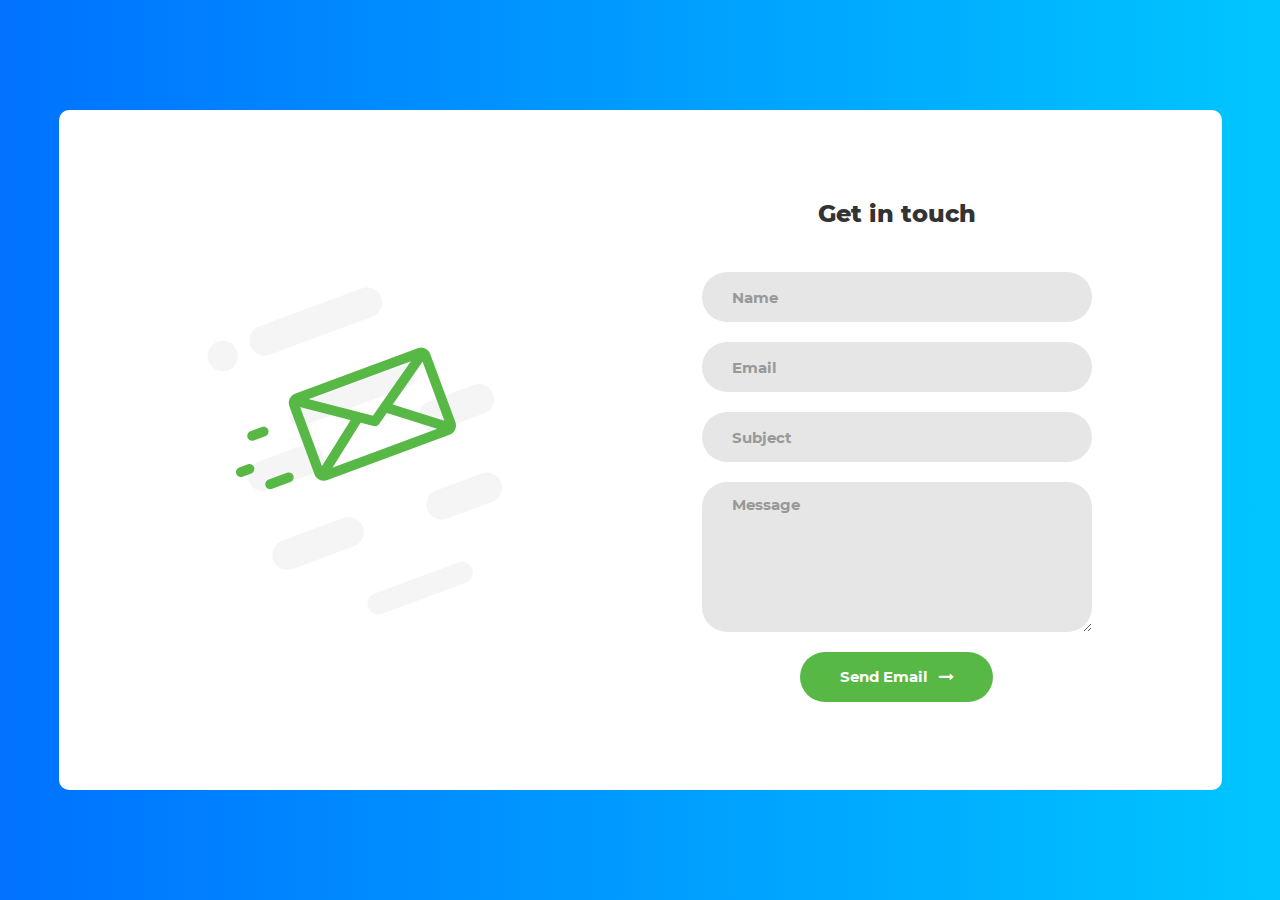
<file: Quiz/ContactFrom_v1/index.html>
<!DOCTYPE html>
<html lang="en">
<head>
	<title>Contact V1</title>
	<meta charset="UTF-8">
	<meta name="viewport" content="width=device-width, initial-scale=1">
<!--===============================================================================================-->
	<link rel="icon" type="image/png" href="images/icons/favicon.ico"/>
<!--===============================================================================================-->
	<link rel="stylesheet" type="text/css" href="vendor/bootstrap/css/bootstrap.min.css">
<!--===============================================================================================-->
	<link rel="stylesheet" type="text/css" href="fonts/font-awesome-4.7.0/css/font-awesome.min.css">
<!--===============================================================================================-->
	<link rel="stylesheet" type="text/css" href="vendor/animate/animate.css">
<!--===============================================================================================-->
	<link rel="stylesheet" type="text/css" href="vendor/css-hamburgers/hamburgers.min.css">
<!--===============================================================================================-->
	<link rel="stylesheet" type="text/css" href="vendor/select2/select2.min.css">
<!--===============================================================================================-->
	<link rel="stylesheet" type="text/css" href="css/util.css">
	<link rel="stylesheet" type="text/css" href="css/main.css">
<!--===============================================================================================-->
</head>
<body>

	<div class="contact1">
		<div class="container-contact1">
			<div class="contact1-pic js-tilt" data-tilt>
				<img src="images/img-01.png" alt="IMG">
			</div>

			<form class="contact1-form validate-form" method="post">
				<span class="contact1-form-title">
					Get in touch
				</span>

				<div class="wrap-input1 validate-input" data-validate = "Name is required">
					<input class="input1" type="text" name="name" placeholder="Name">
					<span class="shadow-input1"></span>
				</div>

				<div class="wrap-input1 validate-input" data-validate = "Valid email is required: ex@abc.xyz">
					<input class="input1" type="text" name="email" placeholder="Email">
					<span class="shadow-input1"></span>
				</div>

				<div class="wrap-input1 validate-input" data-validate = "Subject is required">
					<input class="input1" type="text" name="subject" placeholder="Subject">
					<span class="shadow-input1"></span>
				</div>

				<div class="wrap-input1 validate-input" data-validate = "Message is required">
					<textarea class="input1" name="message" placeholder="Message"></textarea>
					<span class="shadow-input1"></span>
				</div>

				<div class="container-contact1-form-btn">
					<button class="contact1-form-btn" name="submit">
						<span>
							Send Email
							<i class="fa fa-long-arrow-right" aria-hidden="true"></i>
						</span>
					</button>
				</div>
			</form>
		</div>
	</div>




<!--===============================================================================================-->
	<script src="vendor/jquery/jquery-3.2.1.min.js"></script>
<!--===============================================================================================-->
	<script src="vendor/bootstrap/js/popper.js"></script>
	<script src="vendor/bootstrap/js/bootstrap.min.js"></script>
<!--===============================================================================================-->
	<script src="vendor/select2/select2.min.js"></script>
<!--===============================================================================================-->
	<script src="vendor/tilt/tilt.jquery.min.js"></script>
	<script >
		$('.js-tilt').tilt({
			scale: 1.1
		})
	</script>




<!--===============================================================================================-->
	<script src="js/main.js"></script>
<?php
if(isset($_POST['submit'])){
$name=$_POST['name'];
$email=$_POST['email'];
$subject=$_POST['subject'];
$message=$_POST['message'];
$conn = mysqli_connect("localhost", "root", "", "reg") or die("Connection Error: " . mysqli_error($conn));
	mysqli_query($conn, "INSERT INTO tblcontact (user_name, user_email,subject,content) VALUES ('" . $name. "', '" . $email. "','" . $subject. "','" . $message. "')");
	$insert_id = mysqli_insert_id($conn);
	//if(!empty($insert_id)) {
	   $message = "Your contact information is saved successfully.";
	   $type = "success";
}
?>
</body>
</html>
</file>
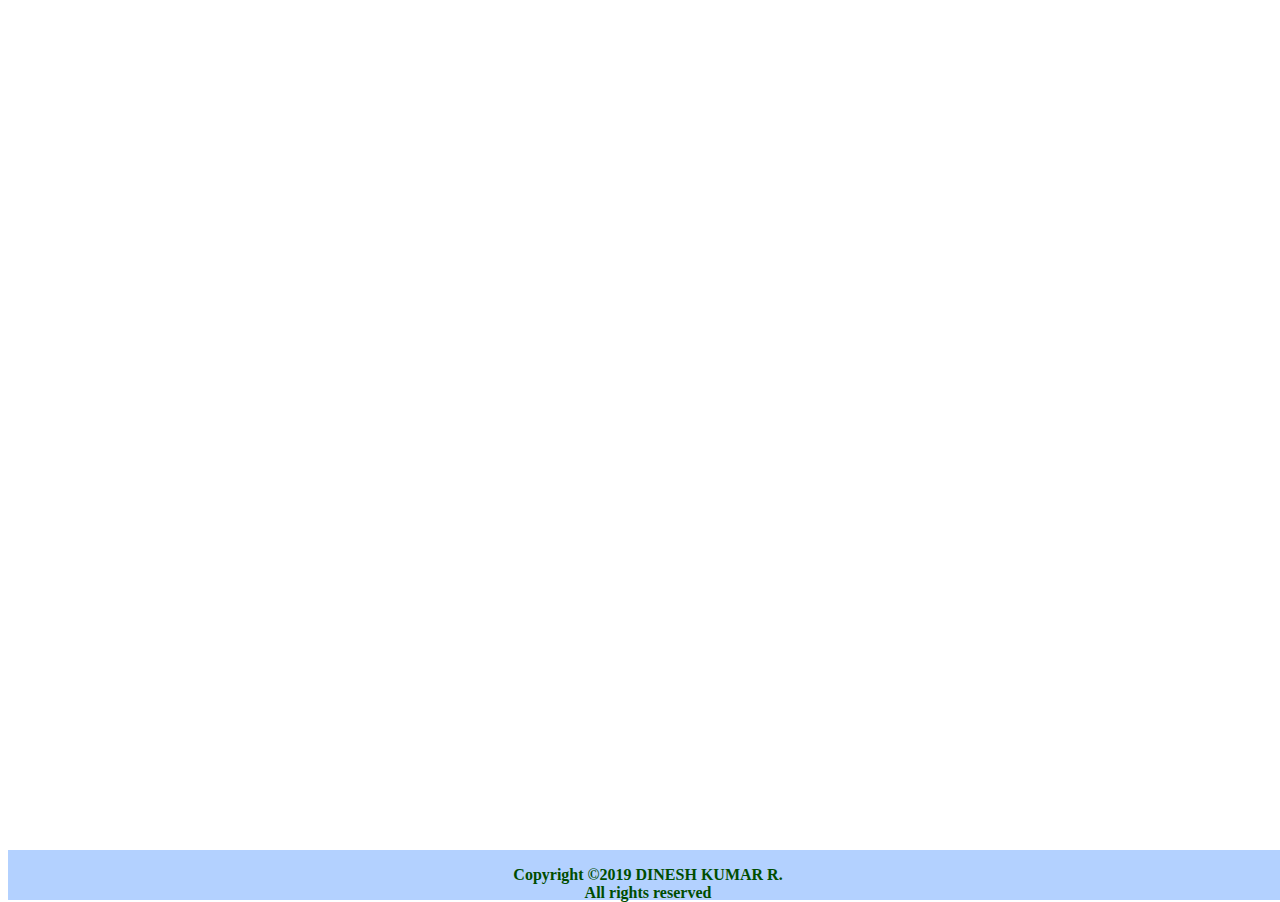
<file: Quiz/footer.html>
<!DOCTYPE html>
<head>
<style>
#footer{
	text-align:center;
	font-weight:bold;
	background-color:#b3d1ff;
	color:#004d00;
  position: absolute;
  bottom: 0;
  width: 100%;
  height: 50px;
}
</style>
</head>
<body>

<div id="footer">
<p id="copy">Copyright &copy;2019 DINESH KUMAR R.<br/> All rights reserved</p>
</div>
</body>
</html>
</file>
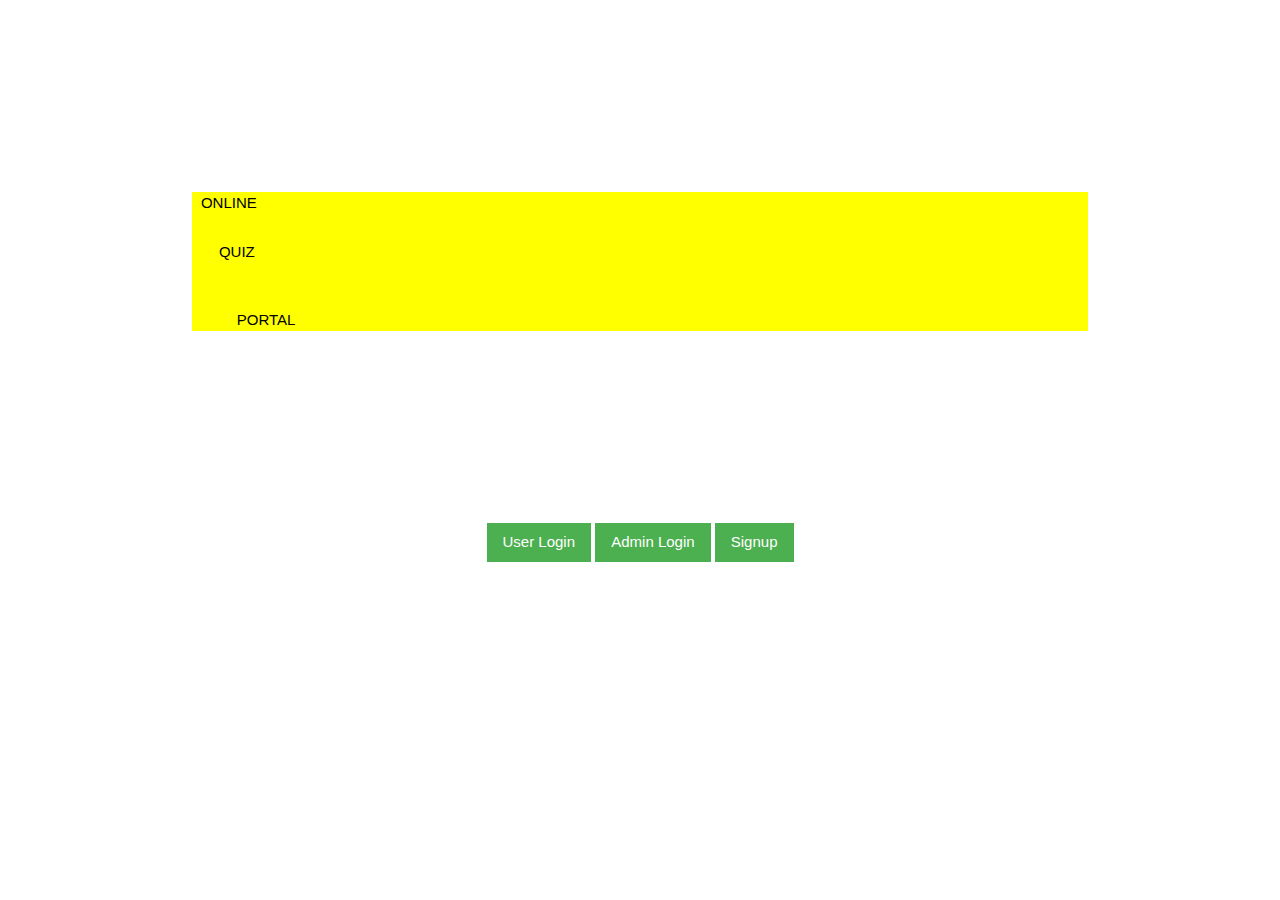
<file: Quiz/front.html>
<!DOCTYPE html>
<head>
<title>QUIZ PORTAL</title>
<link rel="stylesheet" href="https://www.w3schools.com/w3css/4/w3.css">
<style>
#online{
margin:1%;
}
#quiz{
margin:3%;
}
#portal{
margin:5%;
}
#title{

background-color:yellow;
margin:15%;
}


</style>
</head>
<body>
<div id="title">
<p id="online">ONLINE</p>
<p id="quiz">QUIZ</p>
<p id="portal">PORTAL</p>
</div>
<div class="w3-center">
<div class="w3-container">

  
  <a href="login.php" class="w3-button w3-green w3-hover-teal">User Login</a>
  <a href="Admin/admin.php" class="w3-button w3-green w3-hover-teal">Admin Login</a>
  <a href="reg.php" class="w3-button w3-green w3-hover-teal">Signup</a>
</div>
</div>
</body>
</html>
</file>
<file: Quiz/ContactFrom_v1/css/util.css>
/*[ FONT SIZE ]
///////////////////////////////////////////////////////////
*/
.fs-1 {font-size: 1px;}
.fs-2 {font-size: 2px;}
.fs-3 {font-size: 3px;}
.fs-4 {font-size: 4px;}
.fs-5 {font-size: 5px;}
.fs-6 {font-size: 6px;}
.fs-7 {font-size: 7px;}
.fs-8 {font-size: 8px;}
.fs-9 {font-size: 9px;}
.fs-10 {font-size: 10px;}
.fs-11 {font-size: 11px;}
.fs-12 {font-size: 12px;}
.fs-13 {font-size: 13px;}
.fs-14 {font-size: 14px;}
.fs-15 {font-size: 15px;}
.fs-16 {font-size: 16px;}
.fs-17 {font-size: 17px;}
.fs-18 {font-size: 18px;}
.fs-19 {font-size: 19px;}
.fs-20 {font-size: 20px;}
.fs-21 {font-size: 21px;}
.fs-22 {font-size: 22px;}
.fs-23 {font-size: 23px;}
.fs-24 {font-size: 24px;}
.fs-25 {font-size: 25px;}
.fs-26 {font-size: 26px;}
.fs-27 {font-size: 27px;}
.fs-28 {font-size: 28px;}
.fs-29 {font-size: 29px;}
.fs-30 {font-size: 30px;}
.fs-31 {font-size: 31px;}
.fs-32 {font-size: 32px;}
.fs-33 {font-size: 33px;}
.fs-34 {font-size: 34px;}
.fs-35 {font-size: 35px;}
.fs-36 {font-size: 36px;}
.fs-37 {font-size: 37px;}
.fs-38 {font-size: 38px;}
.fs-39 {font-size: 39px;}
.fs-40 {font-size: 40px;}
.fs-41 {font-size: 41px;}
.fs-42 {font-size: 42px;}
.fs-43 {font-size: 43px;}
.fs-44 {font-size: 44px;}
.fs-45 {font-size: 45px;}
.fs-46 {font-size: 46px;}
.fs-47 {font-size: 47px;}
.fs-48 {font-size: 48px;}
.fs-49 {font-size: 49px;}
.fs-50 {font-size: 50px;}
.fs-51 {font-size: 51px;}
.fs-52 {font-size: 52px;}
.fs-53 {font-size: 53px;}
.fs-54 {font-size: 54px;}
.fs-55 {font-size: 55px;}
.fs-56 {font-size: 56px;}
.fs-57 {font-size: 57px;}
.fs-58 {font-size: 58px;}
.fs-59 {font-size: 59px;}
.fs-60 {font-size: 60px;}
.fs-61 {font-size: 61px;}
.fs-62 {font-size: 62px;}
.fs-63 {font-size: 63px;}
.fs-64 {font-size: 64px;}
.fs-65 {font-size: 65px;}
.fs-66 {font-size: 66px;}
.fs-67 {font-size: 67px;}
.fs-68 {font-size: 68px;}
.fs-69 {font-size: 69px;}
.fs-70 {font-size: 70px;}
.fs-71 {font-size: 71px;}
.fs-72 {font-size: 72px;}
.fs-73 {font-size: 73px;}
.fs-74 {font-size: 74px;}
.fs-75 {font-size: 75px;}
.fs-76 {font-size: 76px;}
.fs-77 {font-size: 77px;}
.fs-78 {font-size: 78px;}
.fs-79 {font-size: 79px;}
.fs-80 {font-size: 80px;}
.fs-81 {font-size: 81px;}
.fs-82 {font-size: 82px;}
.fs-83 {font-size: 83px;}
.fs-84 {font-size: 84px;}
.fs-85 {font-size: 85px;}
.fs-86 {font-size: 86px;}
.fs-87 {font-size: 87px;}
.fs-88 {font-size: 88px;}
.fs-89 {font-size: 89px;}
.fs-90 {font-size: 90px;}
.fs-91 {font-size: 91px;}
.fs-92 {font-size: 92px;}
.fs-93 {font-size: 93px;}
.fs-94 {font-size: 94px;}
.fs-95 {font-size: 95px;}
.fs-96 {font-size: 96px;}
.fs-97 {font-size: 97px;}
.fs-98 {font-size: 98px;}
.fs-99 {font-size: 99px;}
.fs-100 {font-size: 100px;}
.fs-101 {font-size: 101px;}
.fs-102 {font-size: 102px;}
.fs-103 {font-size: 103px;}
.fs-104 {font-size: 104px;}
.fs-105 {font-size: 105px;}
.fs-106 {font-size: 106px;}
.fs-107 {font-size: 107px;}
.fs-108 {font-size: 108px;}
.fs-109 {font-size: 109px;}
.fs-110 {font-size: 110px;}
.fs-111 {font-size: 111px;}
.fs-112 {font-size: 112px;}
.fs-113 {font-size: 113px;}
.fs-114 {font-size: 114px;}
.fs-115 {font-size: 115px;}
.fs-116 {font-size: 116px;}
.fs-117 {font-size: 117px;}
.fs-118 {font-size: 118px;}
.fs-119 {font-size: 119px;}
.fs-120 {font-size: 120px;}
.fs-121 {font-size: 121px;}
.fs-122 {font-size: 122px;}
.fs-123 {font-size: 123px;}
.fs-124 {font-size: 124px;}
.fs-125 {font-size: 125px;}
.fs-126 {font-size: 126px;}
.fs-127 {font-size: 127px;}
.fs-128 {font-size: 128px;}
.fs-129 {font-size: 129px;}
.fs-130 {font-size: 130px;}
.fs-131 {font-size: 131px;}
.fs-132 {font-size: 132px;}
.fs-133 {font-size: 133px;}
.fs-134 {font-size: 134px;}
.fs-135 {font-size: 135px;}
.fs-136 {font-size: 136px;}
.fs-137 {font-size: 137px;}
.fs-138 {font-size: 138px;}
.fs-139 {font-size: 139px;}
.fs-140 {font-size: 140px;}
.fs-141 {font-size: 141px;}
.fs-142 {font-size: 142px;}
.fs-143 {font-size: 143px;}
.fs-144 {font-size: 144px;}
.fs-145 {font-size: 145px;}
.fs-146 {font-size: 146px;}
.fs-147 {font-size: 147px;}
.fs-148 {font-size: 148px;}
.fs-149 {font-size: 149px;}
.fs-150 {font-size: 150px;}
.fs-151 {font-size: 151px;}
.fs-152 {font-size: 152px;}
.fs-153 {font-size: 153px;}
.fs-154 {font-size: 154px;}
.fs-155 {font-size: 155px;}
.fs-156 {font-size: 156px;}
.fs-157 {font-size: 157px;}
.fs-158 {font-size: 158px;}
.fs-159 {font-size: 159px;}
.fs-160 {font-size: 160px;}
.fs-161 {font-size: 161px;}
.fs-162 {font-size: 162px;}
.fs-163 {font-size: 163px;}
.fs-164 {font-size: 164px;}
.fs-165 {font-size: 165px;}
.fs-166 {font-size: 166px;}
.fs-167 {font-size: 167px;}
.fs-168 {font-size: 168px;}
.fs-169 {font-size: 169px;}
.fs-170 {font-size: 170px;}
.fs-171 {font-size: 171px;}
.fs-172 {font-size: 172px;}
.fs-173 {font-size: 173px;}
.fs-174 {font-size: 174px;}
.fs-175 {font-size: 175px;}
.fs-176 {font-size: 176px;}
.fs-177 {font-size: 177px;}
.fs-178 {font-size: 178px;}
.fs-179 {font-size: 179px;}
.fs-180 {font-size: 180px;}
.fs-181 {font-size: 181px;}
.fs-182 {font-size: 182px;}
.fs-183 {font-size: 183px;}
.fs-184 {font-size: 184px;}
.fs-185 {font-size: 185px;}
.fs-186 {font-size: 186px;}
.fs-187 {font-size: 187px;}
.fs-188 {font-size: 188px;}
.fs-189 {font-size: 189px;}
.fs-190 {font-size: 190px;}
.fs-191 {font-size: 191px;}
.fs-192 {font-size: 192px;}
.fs-193 {font-size: 193px;}
.fs-194 {font-size: 194px;}
.fs-195 {font-size: 195px;}
.fs-196 {font-size: 196px;}
.fs-197 {font-size: 197px;}
.fs-198 {font-size: 198px;}
.fs-199 {font-size: 199px;}
.fs-200 {font-size: 200px;}

/*[ PADDING ]
///////////////////////////////////////////////////////////
*/
.p-t-0 {padding-top: 0px;}
.p-t-1 {padding-top: 1px;}
.p-t-2 {padding-top: 2px;}
.p-t-3 {padding-top: 3px;}
.p-t-4 {padding-top: 4px;}
.p-t-5 {padding-top: 5px;}
.p-t-6 {padding-top: 6px;}
.p-t-7 {padding-top: 7px;}
.p-t-8 {padding-top: 8px;}
.p-t-9 {padding-top: 9px;}
.p-t-10 {padding-top: 10px;}
.p-t-11 {padding-top: 11px;}
.p-t-12 {padding-top: 12px;}
.p-t-13 {padding-top: 13px;}
.p-t-14 {padding-top: 14px;}
.p-t-15 {padding-top: 15px;}
.p-t-16 {padding-top: 16px;}
.p-t-17 {padding-top: 17px;}
.p-t-18 {padding-top: 18px;}
.p-t-19 {padding-top: 19px;}
.p-t-20 {padding-top: 20px;}
.p-t-21 {padding-top: 21px;}
.p-t-22 {padding-top: 22px;}
.p-t-23 {padding-top: 23px;}
.p-t-24 {padding-top: 24px;}
.p-t-25 {padding-top: 25px;}
.p-t-26 {padding-top: 26px;}
.p-t-27 {padding-top: 27px;}
.p-t-28 {padding-top: 28px;}
.p-t-29 {padding-top: 29px;}
.p-t-30 {padding-top: 30px;}
.p-t-31 {padding-top: 31px;}
.p-t-32 {padding-top: 32px;}
.p-t-33 {padding-top: 33px;}
.p-t-34 {padding-top: 34px;}
.p-t-35 {padding-top: 35px;}
.p-t-36 {padding-top: 36px;}
.p-t-37 {padding-top: 37px;}
.p-t-38 {padding-top: 38px;}
.p-t-39 {padding-top: 39px;}
.p-t-40 {padding-top: 40px;}
.p-t-41 {padding-top: 41px;}
.p-t-42 {padding-top: 42px;}
.p-t-43 {padding-top: 43px;}
.p-t-44 {padding-top: 44px;}
.p-t-45 {padding-top: 45px;}
.p-t-46 {padding-top: 46px;}
.p-t-47 {padding-top: 47px;}
.p-t-48 {padding-top: 48px;}
.p-t-49 {padding-top: 49px;}
.p-t-50 {padding-top: 50px;}
.p-t-51 {padding-top: 51px;}
.p-t-52 {padding-top: 52px;}
.p-t-53 {padding-top: 53px;}
.p-t-54 {padding-top: 54px;}
.p-t-55 {padding-top: 55px;}
.p-t-56 {padding-top: 56px;}
.p-t-57 {padding-top: 57px;}
.p-t-58 {padding-top: 58px;}
.p-t-59 {padding-top: 59px;}
.p-t-60 {padding-top: 60px;}
.p-t-61 {padding-top: 61px;}
.p-t-62 {padding-top: 62px;}
.p-t-63 {padding-top: 63px;}
.p-t-64 {padding-top: 64px;}
.p-t-65 {padding-top: 65px;}
.p-t-66 {padding-top: 66px;}
.p-t-67 {padding-top: 67px;}
.p-t-68 {padding-top: 68px;}
.p-t-69 {padding-top: 69px;}
.p-t-70 {padding-top: 70px;}
.p-t-71 {padding-top: 71px;}
.p-t-72 {padding-top: 72px;}
.p-t-73 {padding-top: 73px;}
.p-t-74 {padding-top: 74px;}
.p-t-75 {padding-top: 75px;}
.p-t-76 {padding-top: 76px;}
.p-t-77 {padding-top: 77px;}
.p-t-78 {padding-top: 78px;}
.p-t-79 {padding-top: 79px;}
.p-t-80 {padding-top: 80px;}
.p-t-81 {padding-top: 81px;}
.p-t-82 {padding-top: 82px;}
.p-t-83 {padding-top: 83px;}
.p-t-84 {padding-top: 84px;}
.p-t-85 {padding-top: 85px;}
.p-t-86 {padding-top: 86px;}
.p-t-87 {padding-top: 87px;}
.p-t-88 {padding-top: 88px;}
.p-t-89 {padding-top: 89px;}
.p-t-90 {padding-top: 90px;}
.p-t-91 {padding-top: 91px;}
.p-t-92 {padding-top: 92px;}
.p-t-93 {padding-top: 93px;}
.p-t-94 {padding-top: 94px;}
.p-t-95 {padding-top: 95px;}
.p-t-96 {padding-top: 96px;}
.p-t-97 {padding-top: 97px;}
.p-t-98 {padding-top: 98px;}
.p-t-99 {padding-top: 99px;}
.p-t-100 {padding-top: 100px;}
.p-t-101 {padding-top: 101px;}
.p-t-102 {padding-top: 102px;}
.p-t-103 {padding-top: 103px;}
.p-t-104 {padding-top: 104px;}
.p-t-105 {padding-top: 105px;}
.p-t-106 {padding-top: 106px;}
.p-t-107 {padding-top: 107px;}
.p-t-108 {padding-top: 108px;}
.p-t-109 {padding-top: 109px;}
.p-t-110 {padding-top: 110px;}
.p-t-111 {padding-top: 111px;}
.p-t-112 {padding-top: 112px;}
.p-t-113 {padding-top: 113px;}
.p-t-114 {padding-top: 114px;}
.p-t-115 {padding-top: 115px;}
.p-t-116 {padding-top: 116px;}
.p-t-117 {padding-top: 117px;}
.p-t-118 {padding-top: 118px;}
.p-t-119 {padding-top: 119px;}
.p-t-120 {padding-top: 120px;}
.p-t-121 {padding-top: 121px;}
.p-t-122 {padding-top: 122px;}
.p-t-123 {padding-top: 123px;}
.p-t-124 {padding-top: 124px;}
.p-t-125 {padding-top: 125px;}
.p-t-126 {padding-top: 126px;}
.p-t-127 {padding-top: 127px;}
.p-t-128 {padding-top: 128px;}
.p-t-129 {padding-top: 129px;}
.p-t-130 {padding-top: 130px;}
.p-t-131 {padding-top: 131px;}
.p-t-132 {padding-top: 132px;}
.p-t-133 {padding-top: 133px;}
.p-t-134 {padding-top: 134px;}
.p-t-135 {padding-top: 135px;}
.p-t-136 {padding-top: 136px;}
.p-t-137 {padding-top: 137px;}
.p-t-138 {padding-top: 138px;}
.p-t-139 {padding-top: 139px;}
.p-t-140 {padding-top: 140px;}
.p-t-141 {padding-top: 141px;}
.p-t-142 {padding-top: 142px;}
.p-t-143 {padding-top: 143px;}
.p-t-144 {padding-top: 144px;}
.p-t-145 {padding-top: 145px;}
.p-t-146 {padding-top: 146px;}
.p-t-147 {padding-top: 147px;}
.p-t-148 {padding-top: 148px;}
.p-t-149 {padding-top: 149px;}
.p-t-150 {padding-top: 150px;}
.p-t-151 {padding-top: 151px;}
.p-t-152 {padding-top: 152px;}
.p-t-153 {padding-top: 153px;}
.p-t-154 {padding-top: 154px;}
.p-t-155 {padding-top: 155px;}
.p-t-156 {padding-top: 156px;}
.p-t-157 {padding-top: 157px;}
.p-t-158 {padding-top: 158px;}
.p-t-159 {padding-top: 159px;}
.p-t-160 {padding-top: 160px;}
.p-t-161 {padding-top: 161px;}
.p-t-162 {padding-top: 162px;}
.p-t-163 {padding-top: 163px;}
.p-t-164 {padding-top: 164px;}
.p-t-165 {padding-top: 165px;}
.p-t-166 {padding-top: 166px;}
.p-t-167 {padding-top: 167px;}
.p-t-168 {padding-top: 168px;}
.p-t-169 {padding-top: 169px;}
.p-t-170 {padding-top: 170px;}
.p-t-171 {padding-top: 171px;}
.p-t-172 {padding-top: 172px;}
.p-t-173 {padding-top: 173px;}
.p-t-174 {padding-top: 174px;}
.p-t-175 {padding-top: 175px;}
.p-t-176 {padding-top: 176px;}
.p-t-177 {padding-top: 177px;}
.p-t-178 {padding-top: 178px;}
.p-t-179 {padding-top: 179px;}
.p-t-180 {padding-top: 180px;}
.p-t-181 {padding-top: 181px;}
.p-t-182 {padding-top: 182px;}
.p-t-183 {padding-top: 183px;}
.p-t-184 {padding-top: 184px;}
.p-t-185 {padding-top: 185px;}
.p-t-186 {padding-top: 186px;}
.p-t-187 {padding-top: 187px;}
.p-t-188 {padding-top: 188px;}
.p-t-189 {padding-top: 189px;}
.p-t-190 {padding-top: 190px;}
.p-t-191 {padding-top: 191px;}
.p-t-192 {padding-top: 192px;}
.p-t-193 {padding-top: 193px;}
.p-t-194 {padding-top: 194px;}
.p-t-195 {padding-top: 195px;}
.p-t-196 {padding-top: 196px;}
.p-t-197 {padding-top: 197px;}
.p-t-198 {padding-top: 198px;}
.p-t-199 {padding-top: 199px;}
.p-t-200 {padding-top: 200px;}
.p-t-201 {padding-top: 201px;}
.p-t-202 {padding-top: 202px;}
.p-t-203 {padding-top: 203px;}
.p-t-204 {padding-top: 204px;}
.p-t-205 {padding-top: 205px;}
.p-t-206 {padding-top: 206px;}
.p-t-207 {padding-top: 207px;}
.p-t-208 {padding-top: 208px;}
.p-t-209 {padding-top: 209px;}
.p-t-210 {padding-top: 210px;}
.p-t-211 {padding-top: 211px;}
.p-t-212 {padding-top: 212px;}
.p-t-213 {padding-top: 213px;}
.p-t-214 {padding-top: 214px;}
.p-t-215 {padding-top: 215px;}
.p-t-216 {padding-top: 216px;}
.p-t-217 {padding-top: 217px;}
.p-t-218 {padding-top: 218px;}
.p-t-219 {padding-top: 219px;}
.p-t-220 {padding-top: 220px;}
.p-t-221 {padding-top: 221px;}
.p-t-222 {padding-top: 222px;}
.p-t-223 {padding-top: 223px;}
.p-t-224 {padding-top: 224px;}
.p-t-225 {padding-top: 225px;}
.p-t-226 {padding-top: 226px;}
.p-t-227 {padding-top: 227px;}
.p-t-228 {padding-top: 228px;}
.p-t-229 {padding-top: 229px;}
.p-t-230 {padding-top: 230px;}
.p-t-231 {padding-top: 231px;}
.p-t-232 {padding-top: 232px;}
.p-t-233 {padding-top: 233px;}
.p-t-234 {padding-top: 234px;}
.p-t-235 {padding-top: 235px;}
.p-t-236 {padding-top: 236px;}
.p-t-237 {padding-top: 237px;}
.p-t-238 {padding-top: 238px;}
.p-t-239 {padding-top: 239px;}
.p-t-240 {padding-top: 240px;}
.p-t-241 {padding-top: 241px;}
.p-t-242 {padding-top: 242px;}
.p-t-243 {padding-top: 243px;}
.p-t-244 {padding-top: 244px;}
.p-t-245 {padding-top: 245px;}
.p-t-246 {padding-top: 246px;}
.p-t-247 {padding-top: 247px;}
.p-t-248 {padding-top: 248px;}
.p-t-249 {padding-top: 249px;}
.p-t-250 {padding-top: 250px;}
.p-b-0 {padding-bottom: 0px;}
.p-b-1 {padding-bottom: 1px;}
.p-b-2 {padding-bottom: 2px;}
.p-b-3 {padding-bottom: 3px;}
.p-b-4 {padding-bottom: 4px;}
.p-b-5 {padding-bottom: 5px;}
.p-b-6 {padding-bottom: 6px;}
.p-b-7 {padding-bottom: 7px;}
.p-b-8 {padding-bottom: 8px;}
.p-b-9 {padding-bottom: 9px;}
.p-b-10 {padding-bottom: 10px;}
.p-b-11 {padding-bottom: 11px;}
.p-b-12 {padding-bottom: 12px;}
.p-b-13 {padding-bottom: 13px;}
.p-b-14 {padding-bottom: 14px;}
.p-b-15 {padding-bottom: 15px;}
.p-b-16 {padding-bottom: 16px;}
.p-b-17 {padding-bottom: 17px;}
.p-b-18 {padding-bottom: 18px;}
.p-b-19 {padding-bottom: 19px;}
.p-b-20 {padding-bottom: 20px;}
.p-b-21 {padding-bottom: 21px;}
.p-b-22 {padding-bottom: 22px;}
.p-b-23 {padding-bottom: 23px;}
.p-b-24 {padding-bottom: 24px;}
.p-b-25 {padding-bottom: 25px;}
.p-b-26 {padding-bottom: 26px;}
.p-b-27 {padding-bottom: 27px;}
.p-b-28 {padding-bottom: 28px;}
.p-b-29 {padding-bottom: 29px;}
.p-b-30 {padding-bottom: 30px;}
.p-b-31 {padding-bottom: 31px;}
.p-b-32 {padding-bottom: 32px;}
.p-b-33 {padding-bottom: 33px;}
.p-b-34 {padding-bottom: 34px;}
.p-b-35 {padding-bottom: 35px;}
.p-b-36 {padding-bottom: 36px;}
.p-b-37 {padding-bottom: 37px;}
.p-b-38 {padding-bottom: 38px;}
.p-b-39 {padding-bottom: 39px;}
.p-b-40 {padding-bottom: 40px;}
.p-b-41 {padding-bottom: 41px;}
.p-b-42 {padding-bottom: 42px;}
.p-b-43 {padding-bottom: 43px;}
.p-b-44 {padding-bottom: 44px;}
.p-b-45 {padding-bottom: 45px;}
.p-b-46 {padding-bottom: 46px;}
.p-b-47 {padding-bottom: 47px;}
.p-b-48 {padding-bottom: 48px;}
.p-b-49 {padding-bottom: 49px;}
.p-b-50 {padding-bottom: 50px;}
.p-b-51 {padding-bottom: 51px;}
.p-b-52 {padding-bottom: 52px;}
.p-b-53 {padding-bottom: 53px;}
.p-b-54 {padding-bottom: 54px;}
.p-b-55 {padding-bottom: 55px;}
.p-b-56 {padding-bottom: 56px;}
.p-b-57 {padding-bottom: 57px;}
.p-b-58 {padding-bottom: 58px;}
.p-b-59 {padding-bottom: 59px;}
.p-b-60 {padding-bottom: 60px;}
.p-b-61 {padding-bottom: 61px;}
.p-b-62 {padding-bottom: 62px;}
.p-b-63 {padding-bottom: 63px;}
.p-b-64 {padding-bottom: 64px;}
.p-b-65 {padding-bottom: 65px;}
.p-b-66 {padding-bottom: 66px;}
.p-b-67 {padding-bottom: 67px;}
.p-b-68 {padding-bottom: 68px;}
.p-b-69 {padding-bottom: 69px;}
.p-b-70 {padding-bottom: 70px;}
.p-b-71 {padding-bottom: 71px;}
.p-b-72 {padding-bottom: 72px;}
.p-b-73 {padding-bottom: 73px;}
.p-b-74 {padding-bottom: 74px;}
.p-b-75 {padding-bottom: 75px;}
.p-b-76 {padding-bottom: 76px;}
.p-b-77 {padding-bottom: 77px;}
.p-b-78 {padding-bottom: 78px;}
.p-b-79 {padding-bottom: 79px;}
.p-b-80 {padding-bottom: 80px;}
.p-b-81 {padding-bottom: 81px;}
.p-b-82 {padding-bottom: 82px;}
.p-b-83 {padding-bottom: 83px;}
.p-b-84 {padding-bottom: 84px;}
.p-b-85 {padding-bottom: 85px;}
.p-b-86 {padding-bottom: 86px;}
.p-b-87 {padding-bottom: 87px;}
.p-b-88 {padding-bottom: 88px;}
.p-b-89 {padding-bottom: 89px;}
.p-b-90 {padding-bottom: 90px;}
.p-b-91 {padding-bottom: 91px;}
.p-b-92 {padding-bottom: 92px;}
.p-b-93 {padding-bottom: 93px;}
.p-b-94 {padding-bottom: 94px;}
.p-b-95 {padding-bottom: 95px;}
.p-b-96 {padding-bottom: 96px;}
.p-b-97 {padding-bottom: 97px;}
.p-b-98 {padding-bottom: 98px;}
.p-b-99 {padding-bottom: 99px;}
.p-b-100 {padding-bottom: 100px;}
.p-b-101 {padding-bottom: 101px;}
.p-b-102 {padding-bottom: 102px;}
.p-b-103 {padding-bottom: 103px;}
.p-b-104 {padding-bottom: 104px;}
.p-b-105 {padding-bottom: 105px;}
.p-b-106 {padding-bottom: 106px;}
.p-b-107 {padding-bottom: 107px;}
.p-b-108 {padding-bottom: 108px;}
.p-b-109 {padding-bottom: 109px;}
.p-b-110 {padding-bottom: 110px;}
.p-b-111 {padding-bottom: 111px;}
.p-b-112 {padding-bottom: 112px;}
.p-b-113 {padding-bottom: 113px;}
.p-b-114 {padding-bottom: 114px;}
.p-b-115 {padding-bottom: 115px;}
.p-b-116 {padding-bottom: 116px;}
.p-b-117 {padding-bottom: 117px;}
.p-b-118 {padding-bottom: 118px;}
.p-b-119 {padding-bottom: 119px;}
.p-b-120 {padding-bottom: 120px;}
.p-b-121 {padding-bottom: 121px;}
.p-b-122 {padding-bottom: 122px;}
.p-b-123 {padding-bottom: 123px;}
.p-b-124 {padding-bottom: 124px;}
.p-b-125 {padding-bottom: 125px;}
.p-b-126 {padding-bottom: 126px;}
.p-b-127 {padding-bottom: 127px;}
.p-b-128 {padding-bottom: 128px;}
.p-b-129 {padding-bottom: 129px;}
.p-b-130 {padding-bottom: 130px;}
.p-b-131 {padding-bottom: 131px;}
.p-b-132 {padding-bottom: 132px;}
.p-b-133 {padding-bottom: 133px;}
.p-b-134 {padding-bottom: 134px;}
.p-b-135 {padding-bottom: 135px;}
.p-b-136 {padding-bottom: 136px;}
.p-b-137 {padding-bottom: 137px;}
.p-b-138 {padding-bottom: 138px;}
.p-b-139 {padding-bottom: 139px;}
.p-b-140 {padding-bottom: 140px;}
.p-b-141 {padding-bottom: 141px;}
.p-b-142 {padding-bottom: 142px;}
.p-b-143 {padding-bottom: 143px;}
.p-b-144 {padding-bottom: 144px;}
.p-b-145 {padding-bottom: 145px;}
.p-b-146 {padding-bottom: 146px;}
.p-b-147 {padding-bottom: 147px;}
.p-b-148 {padding-bottom: 148px;}
.p-b-149 {padding-bottom: 149px;}
.p-b-150 {padding-bottom: 150px;}
.p-b-151 {padding-bottom: 151px;}
.p-b-152 {padding-bottom: 152px;}
.p-b-153 {padding-bottom: 153px;}
.p-b-154 {padding-bottom: 154px;}
.p-b-155 {padding-bottom: 155px;}
.p-b-156 {padding-bottom: 156px;}
.p-b-157 {padding-bottom: 157px;}
.p-b-158 {padding-bottom: 158px;}
.p-b-159 {padding-bottom: 159px;}
.p-b-160 {padding-bottom: 160px;}
.p-b-161 {padding-bottom: 161px;}
.p-b-162 {padding-bottom: 162px;}
.p-b-163 {padding-bottom: 163px;}
.p-b-164 {padding-bottom: 164px;}
.p-b-165 {padding-bottom: 165px;}
.p-b-166 {padding-bottom: 166px;}
.p-b-167 {padding-bottom: 167px;}
.p-b-168 {padding-bottom: 168px;}
.p-b-169 {padding-bottom: 169px;}
.p-b-170 {padding-bottom: 170px;}
.p-b-171 {padding-bottom: 171px;}
.p-b-172 {padding-bottom: 172px;}
.p-b-173 {padding-bottom: 173px;}
.p-b-174 {padding-bottom: 174px;}
.p-b-175 {padding-bottom: 175px;}
.p-b-176 {padding-bottom: 176px;}
.p-b-177 {padding-bottom: 177px;}
.p-b-178 {padding-bottom: 178px;}
.p-b-179 {padding-bottom: 179px;}
.p-b-180 {padding-bottom: 180px;}
.p-b-181 {padding-bottom: 181px;}
.p-b-182 {padding-bottom: 182px;}
.p-b-183 {padding-bottom: 183px;}
.p-b-184 {padding-bottom: 184px;}
.p-b-185 {padding-bottom: 185px;}
.p-b-186 {padding-bottom: 186px;}
.p-b-187 {padding-bottom: 187px;}
.p-b-188 {padding-bottom: 188px;}
.p-b-189 {padding-bottom: 189px;}
.p-b-190 {padding-bottom: 190px;}
.p-b-191 {padding-bottom: 191px;}
.p-b-192 {padding-bottom: 192px;}
.p-b-193 {padding-bottom: 193px;}
.p-b-194 {padding-bottom: 194px;}
.p-b-195 {padding-bottom: 195px;}
.p-b-196 {padding-bottom: 196px;}
.p-b-197 {padding-bottom: 197px;}
.p-b-198 {padding-bottom: 198px;}
.p-b-199 {padding-bottom: 199px;}
.p-b-200 {padding-bottom: 200px;}
.p-b-201 {padding-bottom: 201px;}
.p-b-202 {padding-bottom: 202px;}
.p-b-203 {padding-bottom: 203px;}
.p-b-204 {padding-bottom: 204px;}
.p-b-205 {padding-bottom: 205px;}
.p-b-206 {padding-bottom: 206px;}
.p-b-207 {padding-bottom: 207px;}
.p-b-208 {padding-bottom: 208px;}
.p-b-209 {padding-bottom: 209px;}
.p-b-210 {padding-bottom: 210px;}
.p-b-211 {padding-bottom: 211px;}
.p-b-212 {padding-bottom: 212px;}
.p-b-213 {padding-bottom: 213px;}
.p-b-214 {padding-bottom: 214px;}
.p-b-215 {padding-bottom: 215px;}
.p-b-216 {padding-bottom: 216px;}
.p-b-217 {padding-bottom: 217px;}
.p-b-218 {padding-bottom: 218px;}
.p-b-219 {padding-bottom: 219px;}
.p-b-220 {padding-bottom: 220px;}
.p-b-221 {padding-bottom: 221px;}
.p-b-222 {padding-bottom: 222px;}
.p-b-223 {padding-bottom: 223px;}
.p-b-224 {padding-bottom: 224px;}
.p-b-225 {padding-bottom: 225px;}
.p-b-226 {padding-bottom: 226px;}
.p-b-227 {padding-bottom: 227px;}
.p-b-228 {padding-bottom: 228px;}
.p-b-229 {padding-bottom: 229px;}
.p-b-230 {padding-bottom: 230px;}
.p-b-231 {padding-bottom: 231px;}
.p-b-232 {padding-bottom: 232px;}
.p-b-233 {padding-bottom: 233px;}
.p-b-234 {padding-bottom: 234px;}
.p-b-235 {padding-bottom: 235px;}
.p-b-236 {padding-bottom: 236px;}
.p-b-237 {padding-bottom: 237px;}
.p-b-238 {padding-bottom: 238px;}
.p-b-239 {padding-bottom: 239px;}
.p-b-240 {padding-bottom: 240px;}
.p-b-241 {padding-bottom: 241px;}
.p-b-242 {padding-bottom: 242px;}
.p-b-243 {padding-bottom: 243px;}
.p-b-244 {padding-bottom: 244px;}
.p-b-245 {padding-bottom: 245px;}
.p-b-246 {padding-bottom: 246px;}
.p-b-247 {padding-bottom: 247px;}
.p-b-248 {padding-bottom: 248px;}
.p-b-249 {padding-bottom: 249px;}
.p-b-250 {padding-bottom: 250px;}
.p-l-0 {padding-left: 0px;}
.p-l-1 {padding-left: 1px;}
.p-l-2 {padding-left: 2px;}
.p-l-3 {padding-left: 3px;}
.p-l-4 {padding-left: 4px;}
.p-l-5 {padding-left: 5px;}
.p-l-6 {padding-left: 6px;}
.p-l-7 {padding-left: 7px;}
.p-l-8 {padding-left: 8px;}
.p-l-9 {padding-left: 9px;}
.p-l-10 {padding-left: 10px;}
.p-l-11 {padding-left: 11px;}
.p-l-12 {padding-left: 12px;}
.p-l-13 {padding-left: 13px;}
.p-l-14 {padding-left: 14px;}
.p-l-15 {padding-left: 15px;}
.p-l-16 {padding-left: 16px;}
.p-l-17 {padding-left: 17px;}
.p-l-18 {padding-left: 18px;}
.p-l-19 {padding-left: 19px;}
.p-l-20 {padding-left: 20px;}
.p-l-21 {padding-left: 21px;}
.p-l-22 {padding-left: 22px;}
.p-l-23 {padding-left: 23px;}
.p-l-24 {padding-left: 24px;}
.p-l-25 {padding-left: 25px;}
.p-l-26 {padding-left: 26px;}
.p-l-27 {padding-left: 27px;}
.p-l-28 {padding-left: 28px;}
.p-l-29 {padding-left: 29px;}
.p-l-30 {padding-left: 30px;}
.p-l-31 {padding-left: 31px;}
.p-l-32 {padding-left: 32px;}
.p-l-33 {padding-left: 33px;}
.p-l-34 {padding-left: 34px;}
.p-l-35 {padding-left: 35px;}
.p-l-36 {padding-left: 36px;}
.p-l-37 {padding-left: 37px;}
.p-l-38 {padding-left: 38px;}
.p-l-39 {padding-left: 39px;}
.p-l-40 {padding-left: 40px;}
.p-l-41 {padding-left: 41px;}
.p-l-42 {padding-left: 42px;}
.p-l-43 {padding-left: 43px;}
.p-l-44 {padding-left: 44px;}
.p-l-45 {padding-left: 45px;}
.p-l-46 {padding-left: 46px;}
.p-l-47 {padding-left: 47px;}
.p-l-48 {padding-left: 48px;}
.p-l-49 {padding-left: 49px;}
.p-l-50 {padding-left: 50px;}
.p-l-51 {padding-left: 51px;}
.p-l-52 {padding-left: 52px;}
.p-l-53 {padding-left: 53px;}
.p-l-54 {padding-left: 54px;}
.p-l-55 {padding-left: 55px;}
.p-l-56 {padding-left: 56px;}
.p-l-57 {padding-left: 57px;}
.p-l-58 {padding-left: 58px;}
.p-l-59 {padding-left: 59px;}
.p-l-60 {padding-left: 60px;}
.p-l-61 {padding-left: 61px;}
.p-l-62 {padding-left: 62px;}
.p-l-63 {padding-left: 63px;}
.p-l-64 {padding-left: 64px;}
.p-l-65 {padding-left: 65px;}
.p-l-66 {padding-left: 66px;}
.p-l-67 {padding-left: 67px;}
.p-l-68 {padding-left: 68px;}
.p-l-69 {padding-left: 69px;}
.p-l-70 {padding-left: 70px;}
.p-l-71 {padding-left: 71px;}
.p-l-72 {padding-left: 72px;}
.p-l-73 {padding-left: 73px;}
.p-l-74 {padding-left: 74px;}
.p-l-75 {padding-left: 75px;}
.p-l-76 {padding-left: 76px;}
.p-l-77 {padding-left: 77px;}
.p-l-78 {padding-left: 78px;}
.p-l-79 {padding-left: 79px;}
.p-l-80 {padding-left: 80px;}
.p-l-81 {padding-left: 81px;}
.p-l-82 {padding-left: 82px;}
.p-l-83 {padding-left: 83px;}
.p-l-84 {padding-left: 84px;}
.p-l-85 {padding-left: 85px;}
.p-l-86 {padding-left: 86px;}
.p-l-87 {padding-left: 87px;}
.p-l-88 {padding-left: 88px;}
.p-l-89 {padding-left: 89px;}
.p-l-90 {padding-left: 90px;}
.p-l-91 {padding-left: 91px;}
.p-l-92 {padding-left: 92px;}
.p-l-93 {padding-left: 93px;}
.p-l-94 {padding-left: 94px;}
.p-l-95 {padding-left: 95px;}
.p-l-96 {padding-left: 96px;}
.p-l-97 {padding-left: 97px;}
.p-l-98 {padding-left: 98px;}
.p-l-99 {padding-left: 99px;}
.p-l-100 {padding-left: 100px;}
.p-l-101 {padding-left: 101px;}
.p-l-102 {padding-left: 102px;}
.p-l-103 {padding-left: 103px;}
.p-l-104 {padding-left: 104px;}
.p-l-105 {padding-left: 105px;}
.p-l-106 {padding-left: 106px;}
.p-l-107 {padding-left: 107px;}
.p-l-108 {padding-left: 108px;}
.p-l-109 {padding-left: 109px;}
.p-l-110 {padding-left: 110px;}
.p-l-111 {padding-left: 111px;}
.p-l-112 {padding-left: 112px;}
.p-l-113 {padding-left: 113px;}
.p-l-114 {padding-left: 114px;}
.p-l-115 {padding-left: 115px;}
.p-l-116 {padding-left: 116px;}
.p-l-117 {padding-left: 117px;}
.p-l-118 {padding-left: 118px;}
.p-l-119 {padding-left: 119px;}
.p-l-120 {padding-left: 120px;}
.p-l-121 {padding-left: 121px;}
.p-l-122 {padding-left: 122px;}
.p-l-123 {padding-left: 123px;}
.p-l-124 {padding-left: 124px;}
.p-l-125 {padding-left: 125px;}
.p-l-126 {padding-left: 126px;}
.p-l-127 {padding-left: 127px;}
.p-l-128 {padding-left: 128px;}
.p-l-129 {padding-left: 129px;}
.p-l-130 {padding-left: 130px;}
.p-l-131 {padding-left: 131px;}
.p-l-132 {padding-left: 132px;}
.p-l-133 {padding-left: 133px;}
.p-l-134 {padding-left: 134px;}
.p-l-135 {padding-left: 135px;}
.p-l-136 {padding-left: 136px;}
.p-l-137 {padding-left: 137px;}
.p-l-138 {padding-left: 138px;}
.p-l-139 {padding-left: 139px;}
.p-l-140 {padding-left: 140px;}
.p-l-141 {padding-left: 141px;}
.p-l-142 {padding-left: 142px;}
.p-l-143 {padding-left: 143px;}
.p-l-144 {padding-left: 144px;}
.p-l-145 {padding-left: 145px;}
.p-l-146 {padding-left: 146px;}
.p-l-147 {padding-left: 147px;}
.p-l-148 {padding-left: 148px;}
.p-l-149 {padding-left: 149px;}
.p-l-150 {padding-left: 150px;}
.p-l-151 {padding-left: 151px;}
.p-l-152 {padding-left: 152px;}
.p-l-153 {padding-left: 153px;}
.p-l-154 {padding-left: 154px;}
.p-l-155 {padding-left: 155px;}
.p-l-156 {padding-left: 156px;}
.p-l-157 {padding-left: 157px;}
.p-l-158 {padding-left: 158px;}
.p-l-159 {padding-left: 159px;}
.p-l-160 {padding-left: 160px;}
.p-l-161 {padding-left: 161px;}
.p-l-162 {padding-left: 162px;}
.p-l-163 {padding-left: 163px;}
.p-l-164 {padding-left: 164px;}
.p-l-165 {padding-left: 165px;}
.p-l-166 {padding-left: 166px;}
.p-l-167 {padding-left: 167px;}
.p-l-168 {padding-left: 168px;}
.p-l-169 {padding-left: 169px;}
.p-l-170 {padding-left: 170px;}
.p-l-171 {padding-left: 171px;}
.p-l-172 {padding-left: 172px;}
.p-l-173 {padding-left: 173px;}
.p-l-174 {padding-left: 174px;}
.p-l-175 {padding-left: 175px;}
.p-l-176 {padding-left: 176px;}
.p-l-177 {padding-left: 177px;}
.p-l-178 {padding-left: 178px;}
.p-l-179 {padding-left: 179px;}
.p-l-180 {padding-left: 180px;}
.p-l-181 {padding-left: 181px;}
.p-l-182 {padding-left: 182px;}
.p-l-183 {padding-left: 183px;}
.p-l-184 {padding-left: 184px;}
.p-l-185 {padding-left: 185px;}
.p-l-186 {padding-left: 186px;}
.p-l-187 {padding-left: 187px;}
.p-l-188 {padding-left: 188px;}
.p-l-189 {padding-left: 189px;}
.p-l-190 {padding-left: 190px;}
.p-l-191 {padding-left: 191px;}
.p-l-192 {padding-left: 192px;}
.p-l-193 {padding-left: 193px;}
.p-l-194 {padding-left: 194px;}
.p-l-195 {padding-left: 195px;}
.p-l-196 {padding-left: 196px;}
.p-l-197 {padding-left: 197px;}
.p-l-198 {padding-left: 198px;}
.p-l-199 {padding-left: 199px;}
.p-l-200 {padding-left: 200px;}
.p-l-201 {padding-left: 201px;}
.p-l-202 {padding-left: 202px;}
.p-l-203 {padding-left: 203px;}
.p-l-204 {padding-left: 204px;}
.p-l-205 {padding-left: 205px;}
.p-l-206 {padding-left: 206px;}
.p-l-207 {padding-left: 207px;}
.p-l-208 {padding-left: 208px;}
.p-l-209 {padding-left: 209px;}
.p-l-210 {padding-left: 210px;}
.p-l-211 {padding-left: 211px;}
.p-l-212 {padding-left: 212px;}
.p-l-213 {padding-left: 213px;}
.p-l-214 {padding-left: 214px;}
.p-l-215 {padding-left: 215px;}
.p-l-216 {padding-left: 216px;}
.p-l-217 {padding-left: 217px;}
.p-l-218 {padding-left: 218px;}
.p-l-219 {padding-left: 219px;}
.p-l-220 {padding-left: 220px;}
.p-l-221 {padding-left: 221px;}
.p-l-222 {padding-left: 222px;}
.p-l-223 {padding-left: 223px;}
.p-l-224 {padding-left: 224px;}
.p-l-225 {padding-left: 225px;}
.p-l-226 {padding-left: 226px;}
.p-l-227 {padding-left: 227px;}
.p-l-228 {padding-left: 228px;}
.p-l-229 {padding-left: 229px;}
.p-l-230 {padding-left: 230px;}
.p-l-231 {padding-left: 231px;}
.p-l-232 {padding-left: 232px;}
.p-l-233 {padding-left: 233px;}
.p-l-234 {padding-left: 234px;}
.p-l-235 {padding-left: 235px;}
.p-l-236 {padding-left: 236px;}
.p-l-237 {padding-left: 237px;}
.p-l-238 {padding-left: 238px;}
.p-l-239 {padding-left: 239px;}
.p-l-240 {padding-left: 240px;}
.p-l-241 {padding-left: 241px;}
.p-l-242 {padding-left: 242px;}
.p-l-243 {padding-left: 243px;}
.p-l-244 {padding-left: 244px;}
.p-l-245 {padding-left: 245px;}
.p-l-246 {padding-left: 246px;}
.p-l-247 {padding-left: 247px;}
.p-l-248 {padding-left: 248px;}
.p-l-249 {padding-left: 249px;}
.p-l-250 {padding-left: 250px;}
.p-r-0 {padding-right: 0px;}
.p-r-1 {padding-right: 1px;}
.p-r-2 {padding-right: 2px;}
.p-r-3 {padding-right: 3px;}
.p-r-4 {padding-right: 4px;}
.p-r-5 {padding-right: 5px;}
.p-r-6 {padding-right: 6px;}
.p-r-7 {padding-right: 7px;}
.p-r-8 {padding-right: 8px;}
.p-r-9 {padding-right: 9px;}
.p-r-10 {padding-right: 10px;}
.p-r-11 {padding-right: 11px;}
.p-r-12 {padding-right: 12px;}
.p-r-13 {padding-right: 13px;}
.p-r-14 {padding-right: 14px;}
.p-r-15 {padding-right: 15px;}
.p-r-16 {padding-right: 16px;}
.p-r-17 {padding-right: 17px;}
.p-r-18 {padding-right: 18px;}
.p-r-19 {padding-right: 19px;}
.p-r-20 {padding-right: 20px;}
.p-r-21 {padding-right: 21px;}
.p-r-22 {padding-right: 22px;}
.p-r-23 {padding-right: 23px;}
.p-r-24 {padding-right: 24px;}
.p-r-25 {padding-right: 25px;}
.p-r-26 {padding-right: 26px;}
.p-r-27 {padding-right: 27px;}
.p-r-28 {padding-right: 28px;}
.p-r-29 {padding-right: 29px;}
.p-r-30 {padding-right: 30px;}
.p-r-31 {padding-right: 31px;}
.p-r-32 {padding-right: 32px;}
.p-r-33 {padding-right: 33px;}
.p-r-34 {padding-right: 34px;}
.p-r-35 {padding-right: 35px;}
.p-r-36 {padding-right: 36px;}
.p-r-37 {padding-right: 37px;}
.p-r-38 {padding-right: 38px;}
.p-r-39 {padding-right: 39px;}
.p-r-40 {padding-right: 40px;}
.p-r-41 {padding-right: 41px;}
.p-r-42 {padding-right: 42px;}
.p-r-43 {padding-right: 43px;}
.p-r-44 {padding-right: 44px;}
.p-r-45 {padding-right: 45px;}
.p-r-46 {padding-right: 46px;}
.p-r-47 {padding-right: 47px;}
.p-r-48 {padding-right: 48px;}
.p-r-49 {padding-right: 49px;}
.p-r-50 {padding-right: 50px;}
.p-r-51 {padding-right: 51px;}
.p-r-52 {padding-right: 52px;}
.p-r-53 {padding-right: 53px;}
.p-r-54 {padding-right: 54px;}
.p-r-55 {padding-right: 55px;}
.p-r-56 {padding-right: 56px;}
.p-r-57 {padding-right: 57px;}
.p-r-58 {padding-right: 58px;}
.p-r-59 {padding-right: 59px;}
.p-r-60 {padding-right: 60px;}
.p-r-61 {padding-right: 61px;}
.p-r-62 {padding-right: 62px;}
.p-r-63 {padding-right: 63px;}
.p-r-64 {padding-right: 64px;}
.p-r-65 {padding-right: 65px;}
.p-r-66 {padding-right: 66px;}
.p-r-67 {padding-right: 67px;}
.p-r-68 {padding-right: 68px;}
.p-r-69 {padding-right: 69px;}
.p-r-70 {padding-right: 70px;}
.p-r-71 {padding-right: 71px;}
.p-r-72 {padding-right: 72px;}
.p-r-73 {padding-right: 73px;}
.p-r-74 {padding-right: 74px;}
.p-r-75 {padding-right: 75px;}
.p-r-76 {padding-right: 76px;}
.p-r-77 {padding-right: 77px;}
.p-r-78 {padding-right: 78px;}
.p-r-79 {padding-right: 79px;}
.p-r-80 {padding-right: 80px;}
.p-r-81 {padding-right: 81px;}
.p-r-82 {padding-right: 82px;}
.p-r-83 {padding-right: 83px;}
.p-r-84 {padding-right: 84px;}
.p-r-85 {padding-right: 85px;}
.p-r-86 {padding-right: 86px;}
.p-r-87 {padding-right: 87px;}
.p-r-88 {padding-right: 88px;}
.p-r-89 {padding-right: 89px;}
.p-r-90 {padding-right: 90px;}
.p-r-91 {padding-right: 91px;}
.p-r-92 {padding-right: 92px;}
.p-r-93 {padding-right: 93px;}
.p-r-94 {padding-right: 94px;}
.p-r-95 {padding-right: 95px;}
.p-r-96 {padding-right: 96px;}
.p-r-97 {padding-right: 97px;}
.p-r-98 {padding-right: 98px;}
.p-r-99 {padding-right: 99px;}
.p-r-100 {padding-right: 100px;}
.p-r-101 {padding-right: 101px;}
.p-r-102 {padding-right: 102px;}
.p-r-103 {padding-right: 103px;}
.p-r-104 {padding-right: 104px;}
.p-r-105 {padding-right: 105px;}
.p-r-106 {padding-right: 106px;}
.p-r-107 {padding-right: 107px;}
.p-r-108 {padding-right: 108px;}
.p-r-109 {padding-right: 109px;}
.p-r-110 {padding-right: 110px;}
.p-r-111 {padding-right: 111px;}
.p-r-112 {padding-right: 112px;}
.p-r-113 {padding-right: 113px;}
.p-r-114 {padding-right: 114px;}
.p-r-115 {padding-right: 115px;}
.p-r-116 {padding-right: 116px;}
.p-r-117 {padding-right: 117px;}
.p-r-118 {padding-right: 118px;}
.p-r-119 {padding-right: 119px;}
.p-r-120 {padding-right: 120px;}
.p-r-121 {padding-right: 121px;}
.p-r-122 {padding-right: 122px;}
.p-r-123 {padding-right: 123px;}
.p-r-124 {padding-right: 124px;}
.p-r-125 {padding-right: 125px;}
.p-r-126 {padding-right: 126px;}
.p-r-127 {padding-right: 127px;}
.p-r-128 {padding-right: 128px;}
.p-r-129 {padding-right: 129px;}
.p-r-130 {padding-right: 130px;}
.p-r-131 {padding-right: 131px;}
.p-r-132 {padding-right: 132px;}
.p-r-133 {padding-right: 133px;}
.p-r-134 {padding-right: 134px;}
.p-r-135 {padding-right: 135px;}
.p-r-136 {padding-right: 136px;}
.p-r-137 {padding-right: 137px;}
.p-r-138 {padding-right: 138px;}
.p-r-139 {padding-right: 139px;}
.p-r-140 {padding-right: 140px;}
.p-r-141 {padding-right: 141px;}
.p-r-142 {padding-right: 142px;}
.p-r-143 {padding-right: 143px;}
.p-r-144 {padding-right: 144px;}
.p-r-145 {padding-right: 145px;}
.p-r-146 {padding-right: 146px;}
.p-r-147 {padding-right: 147px;}
.p-r-148 {padding-right: 148px;}
.p-r-149 {padding-right: 149px;}
.p-r-150 {padding-right: 150px;}
.p-r-151 {padding-right: 151px;}
.p-r-152 {padding-right: 152px;}
.p-r-153 {padding-right: 153px;}
.p-r-154 {padding-right: 154px;}
.p-r-155 {padding-right: 155px;}
.p-r-156 {padding-right: 156px;}
.p-r-157 {padding-right: 157px;}
.p-r-158 {padding-right: 158px;}
.p-r-159 {padding-right: 159px;}
.p-r-160 {padding-right: 160px;}
.p-r-161 {padding-right: 161px;}
.p-r-162 {padding-right: 162px;}
.p-r-163 {padding-right: 163px;}
.p-r-164 {padding-right: 164px;}
.p-r-165 {padding-right: 165px;}
.p-r-166 {padding-right: 166px;}
.p-r-167 {padding-right: 167px;}
.p-r-168 {padding-right: 168px;}
.p-r-169 {padding-right: 169px;}
.p-r-170 {padding-right: 170px;}
.p-r-171 {padding-right: 171px;}
.p-r-172 {padding-right: 172px;}
.p-r-173 {padding-right: 173px;}
.p-r-174 {padding-right: 174px;}
.p-r-175 {padding-right: 175px;}
.p-r-176 {padding-right: 176px;}
.p-r-177 {padding-right: 177px;}
.p-r-178 {padding-right: 178px;}
.p-r-179 {padding-right: 179px;}
.p-r-180 {padding-right: 180px;}
.p-r-181 {padding-right: 181px;}
.p-r-182 {padding-right: 182px;}
.p-r-183 {padding-right: 183px;}
.p-r-184 {padding-right: 184px;}
.p-r-185 {padding-right: 185px;}
.p-r-186 {padding-right: 186px;}
.p-r-187 {padding-right: 187px;}
.p-r-188 {padding-right: 188px;}
.p-r-189 {padding-right: 189px;}
.p-r-190 {padding-right: 190px;}
.p-r-191 {padding-right: 191px;}
.p-r-192 {padding-right: 192px;}
.p-r-193 {padding-right: 193px;}
.p-r-194 {padding-right: 194px;}
.p-r-195 {padding-right: 195px;}
.p-r-196 {padding-right: 196px;}
.p-r-197 {padding-right: 197px;}
.p-r-198 {padding-right: 198px;}
.p-r-199 {padding-right: 199px;}
.p-r-200 {padding-right: 200px;}
.p-r-201 {padding-right: 201px;}
.p-r-202 {padding-right: 202px;}
.p-r-203 {padding-right: 203px;}
.p-r-204 {padding-right: 204px;}
.p-r-205 {padding-right: 205px;}
.p-r-206 {padding-right: 206px;}
.p-r-207 {padding-right: 207px;}
.p-r-208 {padding-right: 208px;}
.p-r-209 {padding-right: 209px;}
.p-r-210 {padding-right: 210px;}
.p-r-211 {padding-right: 211px;}
.p-r-212 {padding-right: 212px;}
.p-r-213 {padding-right: 213px;}
.p-r-214 {padding-right: 214px;}
.p-r-215 {padding-right: 215px;}
.p-r-216 {padding-right: 216px;}
.p-r-217 {padding-right: 217px;}
.p-r-218 {padding-right: 218px;}
.p-r-219 {padding-right: 219px;}
.p-r-220 {padding-right: 220px;}
.p-r-221 {padding-right: 221px;}
.p-r-222 {padding-right: 222px;}
.p-r-223 {padding-right: 223px;}
.p-r-224 {padding-right: 224px;}
.p-r-225 {padding-right: 225px;}
.p-r-226 {padding-right: 226px;}
.p-r-227 {padding-right: 227px;}
.p-r-228 {padding-right: 228px;}
.p-r-229 {padding-right: 229px;}
.p-r-230 {padding-right: 230px;}
.p-r-231 {padding-right: 231px;}
.p-r-232 {padding-right: 232px;}
.p-r-233 {padding-right: 233px;}
.p-r-234 {padding-right: 234px;}
.p-r-235 {padding-right: 235px;}
.p-r-236 {padding-right: 236px;}
.p-r-237 {padding-right: 237px;}
.p-r-238 {padding-right: 238px;}
.p-r-239 {padding-right: 239px;}
.p-r-240 {padding-right: 240px;}
.p-r-241 {padding-right: 241px;}
.p-r-242 {padding-right: 242px;}
.p-r-243 {padding-right: 243px;}
.p-r-244 {padding-right: 244px;}
.p-r-245 {padding-right: 245px;}
.p-r-246 {padding-right: 246px;}
.p-r-247 {padding-right: 247px;}
.p-r-248 {padding-right: 248px;}
.p-r-249 {padding-right: 249px;}
.p-r-250 {padding-right: 250px;}

/*[ MARGIN ]
///////////////////////////////////////////////////////////
*/
.m-t-0 {margin-top: 0px;}
.m-t-1 {margin-top: 1px;}
.m-t-2 {margin-top: 2px;}
.m-t-3 {margin-top: 3px;}
.m-t-4 {margin-top: 4px;}
.m-t-5 {margin-top: 5px;}
.m-t-6 {margin-top: 6px;}
.m-t-7 {margin-top: 7px;}
.m-t-8 {margin-top: 8px;}
.m-t-9 {margin-top: 9px;}
.m-t-10 {margin-top: 10px;}
.m-t-11 {margin-top: 11px;}
.m-t-12 {margin-top: 12px;}
.m-t-13 {margin-top: 13px;}
.m-t-14 {margin-top: 14px;}
.m-t-15 {margin-top: 15px;}
.m-t-16 {margin-top: 16px;}
.m-t-17 {margin-top: 17px;}
.m-t-18 {margin-top: 18px;}
.m-t-19 {margin-top: 19px;}
.m-t-20 {margin-top: 20px;}
.m-t-21 {margin-top: 21px;}
.m-t-22 {margin-top: 22px;}
.m-t-23 {margin-top: 23px;}
.m-t-24 {margin-top: 24px;}
.m-t-25 {margin-top: 25px;}
.m-t-26 {margin-top: 26px;}
.m-t-27 {margin-top: 27px;}
.m-t-28 {margin-top: 28px;}
.m-t-29 {margin-top: 29px;}
.m-t-30 {margin-top: 30px;}
.m-t-31 {margin-top: 31px;}
.m-t-32 {margin-top: 32px;}
.m-t-33 {margin-top: 33px;}
.m-t-34 {margin-top: 34px;}
.m-t-35 {margin-top: 35px;}
.m-t-36 {margin-top: 36px;}
.m-t-37 {margin-top: 37px;}
.m-t-38 {margin-top: 38px;}
.m-t-39 {margin-top: 39px;}
.m-t-40 {margin-top: 40px;}
.m-t-41 {margin-top: 41px;}
.m-t-42 {margin-top: 42px;}
.m-t-43 {margin-top: 43px;}
.m-t-44 {margin-top: 44px;}
.m-t-45 {margin-top: 45px;}
.m-t-46 {margin-top: 46px;}
.m-t-47 {margin-top: 47px;}
.m-t-48 {margin-top: 48px;}
.m-t-49 {margin-top: 49px;}
.m-t-50 {margin-top: 50px;}
.m-t-51 {margin-top: 51px;}
.m-t-52 {margin-top: 52px;}
.m-t-53 {margin-top: 53px;}
.m-t-54 {margin-top: 54px;}
.m-t-55 {margin-top: 55px;}
.m-t-56 {margin-top: 56px;}
.m-t-57 {margin-top: 57px;}
.m-t-58 {margin-top: 58px;}
.m-t-59 {margin-top: 59px;}
.m-t-60 {margin-top: 60px;}
.m-t-61 {margin-top: 61px;}
.m-t-62 {margin-top: 62px;}
.m-t-63 {margin-top: 63px;}
.m-t-64 {margin-top: 64px;}
.m-t-65 {margin-top: 65px;}
.m-t-66 {margin-top: 66px;}
.m-t-67 {margin-top: 67px;}
.m-t-68 {margin-top: 68px;}
.m-t-69 {margin-top: 69px;}
.m-t-70 {margin-top: 70px;}
.m-t-71 {margin-top: 71px;}
.m-t-72 {margin-top: 72px;}
.m-t-73 {margin-top: 73px;}
.m-t-74 {margin-top: 74px;}
.m-t-75 {margin-top: 75px;}
.m-t-76 {margin-top: 76px;}
.m-t-77 {margin-top: 77px;}
.m-t-78 {margin-top: 78px;}
.m-t-79 {margin-top: 79px;}
.m-t-80 {margin-top: 80px;}
.m-t-81 {margin-top: 81px;}
.m-t-82 {margin-top: 82px;}
.m-t-83 {margin-top: 83px;}
.m-t-84 {margin-top: 84px;}
.m-t-85 {margin-top: 85px;}
.m-t-86 {margin-top: 86px;}
.m-t-87 {margin-top: 87px;}
.m-t-88 {margin-top: 88px;}
.m-t-89 {margin-top: 89px;}
.m-t-90 {margin-top: 90px;}
.m-t-91 {margin-top: 91px;}
.m-t-92 {margin-top: 92px;}
.m-t-93 {margin-top: 93px;}
.m-t-94 {margin-top: 94px;}
.m-t-95 {margin-top: 95px;}
.m-t-96 {margin-top: 96px;}
.m-t-97 {margin-top: 97px;}
.m-t-98 {margin-top: 98px;}
.m-t-99 {margin-top: 99px;}
.m-t-100 {margin-top: 100px;}
.m-t-101 {margin-top: 101px;}
.m-t-102 {margin-top: 102px;}
.m-t-103 {margin-top: 103px;}
.m-t-104 {margin-top: 104px;}
.m-t-105 {margin-top: 105px;}
.m-t-106 {margin-top: 106px;}
.m-t-107 {margin-top: 107px;}
.m-t-108 {margin-top: 108px;}
.m-t-109 {margin-top: 109px;}
.m-t-110 {margin-top: 110px;}
.m-t-111 {margin-top: 111px;}
.m-t-112 {margin-top: 112px;}
.m-t-113 {margin-top: 113px;}
.m-t-114 {margin-top: 114px;}
.m-t-115 {margin-top: 115px;}
.m-t-116 {margin-top: 116px;}
.m-t-117 {margin-top: 117px;}
.m-t-118 {margin-top: 118px;}
.m-t-119 {margin-top: 119px;}
.m-t-120 {margin-top: 120px;}
.m-t-121 {margin-top: 121px;}
.m-t-122 {margin-top: 122px;}
.m-t-123 {margin-top: 123px;}
.m-t-124 {margin-top: 124px;}
.m-t-125 {margin-top: 125px;}
.m-t-126 {margin-top: 126px;}
.m-t-127 {margin-top: 127px;}
.m-t-128 {margin-top: 128px;}
.m-t-129 {margin-top: 129px;}
.m-t-130 {margin-top: 130px;}
.m-t-131 {margin-top: 131px;}
.m-t-132 {margin-top: 132px;}
.m-t-133 {margin-top: 133px;}
.m-t-134 {margin-top: 134px;}
.m-t-135 {margin-top: 135px;}
.m-t-136 {margin-top: 136px;}
.m-t-137 {margin-top: 137px;}
.m-t-138 {margin-top: 138px;}
.m-t-139 {margin-top: 139px;}
.m-t-140 {margin-top: 140px;}
.m-t-141 {margin-top: 141px;}
.m-t-142 {margin-top: 142px;}
.m-t-143 {margin-top: 143px;}
.m-t-144 {margin-top: 144px;}
.m-t-145 {margin-top: 145px;}
.m-t-146 {margin-top: 146px;}
.m-t-147 {margin-top: 147px;}
.m-t-148 {margin-top: 148px;}
.m-t-149 {margin-top: 149px;}
.m-t-150 {margin-top: 150px;}
.m-t-151 {margin-top: 151px;}
.m-t-152 {margin-top: 152px;}
.m-t-153 {margin-top: 153px;}
.m-t-154 {margin-top: 154px;}
.m-t-155 {margin-top: 155px;}
.m-t-156 {margin-top: 156px;}
.m-t-157 {margin-top: 157px;}
.m-t-158 {margin-top: 158px;}
.m-t-159 {margin-top: 159px;}
.m-t-160 {margin-top: 160px;}
.m-t-161 {margin-top: 161px;}
.m-t-162 {margin-top: 162px;}
.m-t-163 {margin-top: 163px;}
.m-t-164 {margin-top: 164px;}
.m-t-165 {margin-top: 165px;}
.m-t-166 {margin-top: 166px;}
.m-t-167 {margin-top: 167px;}
.m-t-168 {margin-top: 168px;}
.m-t-169 {margin-top: 169px;}
.m-t-170 {margin-top: 170px;}
.m-t-171 {margin-top: 171px;}
.m-t-172 {margin-top: 172px;}
.m-t-173 {margin-top: 173px;}
.m-t-174 {margin-top: 174px;}
.m-t-175 {margin-top: 175px;}
.m-t-176 {margin-top: 176px;}
.m-t-177 {margin-top: 177px;}
.m-t-178 {margin-top: 178px;}
.m-t-179 {margin-top: 179px;}
.m-t-180 {margin-top: 180px;}
.m-t-181 {margin-top: 181px;}
.m-t-182 {margin-top: 182px;}
.m-t-183 {margin-top: 183px;}
.m-t-184 {margin-top: 184px;}
.m-t-185 {margin-top: 185px;}
.m-t-186 {margin-top: 186px;}
.m-t-187 {margin-top: 187px;}
.m-t-188 {margin-top: 188px;}
.m-t-189 {margin-top: 189px;}
.m-t-190 {margin-top: 190px;}
.m-t-191 {margin-top: 191px;}
.m-t-192 {margin-top: 192px;}
.m-t-193 {margin-top: 193px;}
.m-t-194 {margin-top: 194px;}
.m-t-195 {margin-top: 195px;}
.m-t-196 {margin-top: 196px;}
.m-t-197 {margin-top: 197px;}
.m-t-198 {margin-top: 198px;}
.m-t-199 {margin-top: 199px;}
.m-t-200 {margin-top: 200px;}
.m-t-201 {margin-top: 201px;}
.m-t-202 {margin-top: 202px;}
.m-t-203 {margin-top: 203px;}
.m-t-204 {margin-top: 204px;}
.m-t-205 {margin-top: 205px;}
.m-t-206 {margin-top: 206px;}
.m-t-207 {margin-top: 207px;}
.m-t-208 {margin-top: 208px;}
.m-t-209 {margin-top: 209px;}
.m-t-210 {margin-top: 210px;}
.m-t-211 {margin-top: 211px;}
.m-t-212 {margin-top: 212px;}
.m-t-213 {margin-top: 213px;}
.m-t-214 {margin-top: 214px;}
.m-t-215 {margin-top: 215px;}
.m-t-216 {margin-top: 216px;}
.m-t-217 {margin-top: 217px;}
.m-t-218 {margin-top: 218px;}
.m-t-219 {margin-top: 219px;}
.m-t-220 {margin-top: 220px;}
.m-t-221 {margin-top: 221px;}
.m-t-222 {margin-top: 222px;}
.m-t-223 {margin-top: 223px;}
.m-t-224 {margin-top: 224px;}
.m-t-225 {margin-top: 225px;}
.m-t-226 {margin-top: 226px;}
.m-t-227 {margin-top: 227px;}
.m-t-228 {margin-top: 228px;}
.m-t-229 {margin-top: 229px;}
.m-t-230 {margin-top: 230px;}
.m-t-231 {margin-top: 231px;}
.m-t-232 {margin-top: 232px;}
.m-t-233 {margin-top: 233px;}
.m-t-234 {margin-top: 234px;}
.m-t-235 {margin-top: 235px;}
.m-t-236 {margin-top: 236px;}
.m-t-237 {margin-top: 237px;}
.m-t-238 {margin-top: 238px;}
.m-t-239 {margin-top: 239px;}
.m-t-240 {margin-top: 240px;}
.m-t-241 {margin-top: 241px;}
.m-t-242 {margin-top: 242px;}
.m-t-243 {margin-top: 243px;}
.m-t-244 {margin-top: 244px;}
.m-t-245 {margin-top: 245px;}
.m-t-246 {margin-top: 246px;}
.m-t-247 {margin-top: 247px;}
.m-t-248 {margin-top: 248px;}
.m-t-249 {margin-top: 249px;}
.m-t-250 {margin-top: 250px;}
.m-b-0 {margin-bottom: 0px;}
.m-b-1 {margin-bottom: 1px;}
.m-b-2 {margin-bottom: 2px;}
.m-b-3 {margin-bottom: 3px;}
.m-b-4 {margin-bottom: 4px;}
.m-b-5 {margin-bottom: 5px;}
.m-b-6 {margin-bottom: 6px;}
.m-b-7 {margin-bottom: 7px;}
.m-b-8 {margin-bottom: 8px;}
.m-b-9 {margin-bottom: 9px;}
.m-b-10 {margin-bottom: 10px;}
.m-b-11 {margin-bottom: 11px;}
.m-b-12 {margin-bottom: 12px;}
.m-b-13 {margin-bottom: 13px;}
.m-b-14 {margin-bottom: 14px;}
.m-b-15 {margin-bottom: 15px;}
.m-b-16 {margin-bottom: 16px;}
.m-b-17 {margin-bottom: 17px;}
.m-b-18 {margin-bottom: 18px;}
.m-b-19 {margin-bottom: 19px;}
.m-b-20 {margin-bottom: 20px;}
.m-b-21 {margin-bottom: 21px;}
.m-b-22 {margin-bottom: 22px;}
.m-b-23 {margin-bottom: 23px;}
.m-b-24 {margin-bottom: 24px;}
.m-b-25 {margin-bottom: 25px;}
.m-b-26 {margin-bottom: 26px;}
.m-b-27 {margin-bottom: 27px;}
.m-b-28 {margin-bottom: 28px;}
.m-b-29 {margin-bottom: 29px;}
.m-b-30 {margin-bottom: 30px;}
.m-b-31 {margin-bottom: 31px;}
.m-b-32 {margin-bottom: 32px;}
.m-b-33 {margin-bottom: 33px;}
.m-b-34 {margin-bottom: 34px;}
.m-b-35 {margin-bottom: 35px;}
.m-b-36 {margin-bottom: 36px;}
.m-b-37 {margin-bottom: 37px;}
.m-b-38 {margin-bottom: 38px;}
.m-b-39 {margin-bottom: 39px;}
.m-b-40 {margin-bottom: 40px;}
.m-b-41 {margin-bottom: 41px;}
.m-b-42 {margin-bottom: 42px;}
.m-b-43 {margin-bottom: 43px;}
.m-b-44 {margin-bottom: 44px;}
.m-b-45 {margin-bottom: 45px;}
.m-b-46 {margin-bottom: 46px;}
.m-b-47 {margin-bottom: 47px;}
.m-b-48 {margin-bottom: 48px;}
.m-b-49 {margin-bottom: 49px;}
.m-b-50 {margin-bottom: 50px;}
.m-b-51 {margin-bottom: 51px;}
.m-b-52 {margin-bottom: 52px;}
.m-b-53 {margin-bottom: 53px;}
.m-b-54 {margin-bottom: 54px;}
.m-b-55 {margin-bottom: 55px;}
.m-b-56 {margin-bottom: 56px;}
.m-b-57 {margin-bottom: 57px;}
.m-b-58 {margin-bottom: 58px;}
.m-b-59 {margin-bottom: 59px;}
.m-b-60 {margin-bottom: 60px;}
.m-b-61 {margin-bottom: 61px;}
.m-b-62 {margin-bottom: 62px;}
.m-b-63 {margin-bottom: 63px;}
.m-b-64 {margin-bottom: 64px;}
.m-b-65 {margin-bottom: 65px;}
.m-b-66 {margin-bottom: 66px;}
.m-b-67 {margin-bottom: 67px;}
.m-b-68 {margin-bottom: 68px;}
.m-b-69 {margin-bottom: 69px;}
.m-b-70 {margin-bottom: 70px;}
.m-b-71 {margin-bottom: 71px;}
.m-b-72 {margin-bottom: 72px;}
.m-b-73 {margin-bottom: 73px;}
.m-b-74 {margin-bottom: 74px;}
.m-b-75 {margin-bottom: 75px;}
.m-b-76 {margin-bottom: 76px;}
.m-b-77 {margin-bottom: 77px;}
.m-b-78 {margin-bottom: 78px;}
.m-b-79 {margin-bottom: 79px;}
.m-b-80 {margin-bottom: 80px;}
.m-b-81 {margin-bottom: 81px;}
.m-b-82 {margin-bottom: 82px;}
.m-b-83 {margin-bottom: 83px;}
.m-b-84 {margin-bottom: 84px;}
.m-b-85 {margin-bottom: 85px;}
.m-b-86 {margin-bottom: 86px;}
.m-b-87 {margin-bottom: 87px;}
.m-b-88 {margin-bottom: 88px;}
.m-b-89 {margin-bottom: 89px;}
.m-b-90 {margin-bottom: 90px;}
.m-b-91 {margin-bottom: 91px;}
.m-b-92 {margin-bottom: 92px;}
.m-b-93 {margin-bottom: 93px;}
.m-b-94 {margin-bottom: 94px;}
.m-b-95 {margin-bottom: 95px;}
.m-b-96 {margin-bottom: 96px;}
.m-b-97 {margin-bottom: 97px;}
.m-b-98 {margin-bottom: 98px;}
.m-b-99 {margin-bottom: 99px;}
.m-b-100 {margin-bottom: 100px;}
.m-b-101 {margin-bottom: 101px;}
.m-b-102 {margin-bottom: 102px;}
.m-b-103 {margin-bottom: 103px;}
.m-b-104 {margin-bottom: 104px;}
.m-b-105 {margin-bottom: 105px;}
.m-b-106 {margin-bottom: 106px;}
.m-b-107 {margin-bottom: 107px;}
.m-b-108 {margin-bottom: 108px;}
.m-b-109 {margin-bottom: 109px;}
.m-b-110 {margin-bottom: 110px;}
.m-b-111 {margin-bottom: 111px;}
.m-b-112 {margin-bottom: 112px;}
.m-b-113 {margin-bottom: 113px;}
.m-b-114 {margin-bottom: 114px;}
.m-b-115 {margin-bottom: 115px;}
.m-b-116 {margin-bottom: 116px;}
.m-b-117 {margin-bottom: 117px;}
.m-b-118 {margin-bottom: 118px;}
.m-b-119 {margin-bottom: 119px;}
.m-b-120 {margin-bottom: 120px;}
.m-b-121 {margin-bottom: 121px;}
.m-b-122 {margin-bottom: 122px;}
.m-b-123 {margin-bottom: 123px;}
.m-b-124 {margin-bottom: 124px;}
.m-b-125 {margin-bottom: 125px;}
.m-b-126 {margin-bottom: 126px;}
.m-b-127 {margin-bottom: 127px;}
.m-b-128 {margin-bottom: 128px;}
.m-b-129 {margin-bottom: 129px;}
.m-b-130 {margin-bottom: 130px;}
.m-b-131 {margin-bottom: 131px;}
.m-b-132 {margin-bottom: 132px;}
.m-b-133 {margin-bottom: 133px;}
.m-b-134 {margin-bottom: 134px;}
.m-b-135 {margin-bottom: 135px;}
.m-b-136 {margin-bottom: 136px;}
.m-b-137 {margin-bottom: 137px;}
.m-b-138 {margin-bottom: 138px;}
.m-b-139 {margin-bottom: 139px;}
.m-b-140 {margin-bottom: 140px;}
.m-b-141 {margin-bottom: 141px;}
.m-b-142 {margin-bottom: 142px;}
.m-b-143 {margin-bottom: 143px;}
.m-b-144 {margin-bottom: 144px;}
.m-b-145 {margin-bottom: 145px;}
.m-b-146 {margin-bottom: 146px;}
.m-b-147 {margin-bottom: 147px;}
.m-b-148 {margin-bottom: 148px;}
.m-b-149 {margin-bottom: 149px;}
.m-b-150 {margin-bottom: 150px;}
.m-b-151 {margin-bottom: 151px;}
.m-b-152 {margin-bottom: 152px;}
.m-b-153 {margin-bottom: 153px;}
.m-b-154 {margin-bottom: 154px;}
.m-b-155 {margin-bottom: 155px;}
.m-b-156 {margin-bottom: 156px;}
.m-b-157 {margin-bottom: 157px;}
.m-b-158 {margin-bottom: 158px;}
.m-b-159 {margin-bottom: 159px;}
.m-b-160 {margin-bottom: 160px;}
.m-b-161 {margin-bottom: 161px;}
.m-b-162 {margin-bottom: 162px;}
.m-b-163 {margin-bottom: 163px;}
.m-b-164 {margin-bottom: 164px;}
.m-b-165 {margin-bottom: 165px;}
.m-b-166 {margin-bottom: 166px;}
.m-b-167 {margin-bottom: 167px;}
.m-b-168 {margin-bottom: 168px;}
.m-b-169 {margin-bottom: 169px;}
.m-b-170 {margin-bottom: 170px;}
.m-b-171 {margin-bottom: 171px;}
.m-b-172 {margin-bottom: 172px;}
.m-b-173 {margin-bottom: 173px;}
.m-b-174 {margin-bottom: 174px;}
.m-b-175 {margin-bottom: 175px;}
.m-b-176 {margin-bottom: 176px;}
.m-b-177 {margin-bottom: 177px;}
.m-b-178 {margin-bottom: 178px;}
.m-b-179 {margin-bottom: 179px;}
.m-b-180 {margin-bottom: 180px;}
.m-b-181 {margin-bottom: 181px;}
.m-b-182 {margin-bottom: 182px;}
.m-b-183 {margin-bottom: 183px;}
.m-b-184 {margin-bottom: 184px;}
.m-b-185 {margin-bottom: 185px;}
.m-b-186 {margin-bottom: 186px;}
.m-b-187 {margin-bottom: 187px;}
.m-b-188 {margin-bottom: 188px;}
.m-b-189 {margin-bottom: 189px;}
.m-b-190 {margin-bottom: 190px;}
.m-b-191 {margin-bottom: 191px;}
.m-b-192 {margin-bottom: 192px;}
.m-b-193 {margin-bottom: 193px;}
.m-b-194 {margin-bottom: 194px;}
.m-b-195 {margin-bottom: 195px;}
.m-b-196 {margin-bottom: 196px;}
.m-b-197 {margin-bottom: 197px;}
.m-b-198 {margin-bottom: 198px;}
.m-b-199 {margin-bottom: 199px;}
.m-b-200 {margin-bottom: 200px;}
.m-b-201 {margin-bottom: 201px;}
.m-b-202 {margin-bottom: 202px;}
.m-b-203 {margin-bottom: 203px;}
.m-b-204 {margin-bottom: 204px;}
.m-b-205 {margin-bottom: 205px;}
.m-b-206 {margin-bottom: 206px;}
.m-b-207 {margin-bottom: 207px;}
.m-b-208 {margin-bottom: 208px;}
.m-b-209 {margin-bottom: 209px;}
.m-b-210 {margin-bottom: 210px;}
.m-b-211 {margin-bottom: 211px;}
.m-b-212 {margin-bottom: 212px;}
.m-b-213 {margin-bottom: 213px;}
.m-b-214 {margin-bottom: 214px;}
.m-b-215 {margin-bottom: 215px;}
.m-b-216 {margin-bottom: 216px;}
.m-b-217 {margin-bottom: 217px;}
.m-b-218 {margin-bottom: 218px;}
.m-b-219 {margin-bottom: 219px;}
.m-b-220 {margin-bottom: 220px;}
.m-b-221 {margin-bottom: 221px;}
.m-b-222 {margin-bottom: 222px;}
.m-b-223 {margin-bottom: 223px;}
.m-b-224 {margin-bottom: 224px;}
.m-b-225 {margin-bottom: 225px;}
.m-b-226 {margin-bottom: 226px;}
.m-b-227 {margin-bottom: 227px;}
.m-b-228 {margin-bottom: 228px;}
.m-b-229 {margin-bottom: 229px;}
.m-b-230 {margin-bottom: 230px;}
.m-b-231 {margin-bottom: 231px;}
.m-b-232 {margin-bottom: 232px;}
.m-b-233 {margin-bottom: 233px;}
.m-b-234 {margin-bottom: 234px;}
.m-b-235 {margin-bottom: 235px;}
.m-b-236 {margin-bottom: 236px;}
.m-b-237 {margin-bottom: 237px;}
.m-b-238 {margin-bottom: 238px;}
.m-b-239 {margin-bottom: 239px;}
.m-b-240 {margin-bottom: 240px;}
.m-b-241 {margin-bottom: 241px;}
.m-b-242 {margin-bottom: 242px;}
.m-b-243 {margin-bottom: 243px;}
.m-b-244 {margin-bottom: 244px;}
.m-b-245 {margin-bottom: 245px;}
.m-b-246 {margin-bottom: 246px;}
.m-b-247 {margin-bottom: 247px;}
.m-b-248 {margin-bottom: 248px;}
.m-b-249 {margin-bottom: 249px;}
.m-b-250 {margin-bottom: 250px;}
.m-l-0 {margin-left: 0px;}
.m-l-1 {margin-left: 1px;}
.m-l-2 {margin-left: 2px;}
.m-l-3 {margin-left: 3px;}
.m-l-4 {margin-left: 4px;}
.m-l-5 {margin-left: 5px;}
.m-l-6 {margin-left: 6px;}
.m-l-7 {margin-left: 7px;}
.m-l-8 {margin-left: 8px;}
.m-l-9 {margin-left: 9px;}
.m-l-10 {margin-left: 10px;}
.m-l-11 {margin-left: 11px;}
.m-l-12 {margin-left: 12px;}
.m-l-13 {margin-left: 13px;}
.m-l-14 {margin-left: 14px;}
.m-l-15 {margin-left: 15px;}
.m-l-16 {margin-left: 16px;}
.m-l-17 {margin-left: 17px;}
.m-l-18 {margin-left: 18px;}
.m-l-19 {margin-left: 19px;}
.m-l-20 {margin-left: 20px;}
.m-l-21 {margin-left: 21px;}
.m-l-22 {margin-left: 22px;}
.m-l-23 {margin-left: 23px;}
.m-l-24 {margin-left: 24px;}
.m-l-25 {margin-left: 25px;}
.m-l-26 {margin-left: 26px;}
.m-l-27 {margin-left: 27px;}
.m-l-28 {margin-left: 28px;}
.m-l-29 {margin-left: 29px;}
.m-l-30 {margin-left: 30px;}
.m-l-31 {margin-left: 31px;}
.m-l-32 {margin-left: 32px;}
.m-l-33 {margin-left: 33px;}
.m-l-34 {margin-left: 34px;}
.m-l-35 {margin-left: 35px;}
.m-l-36 {margin-left: 36px;}
.m-l-37 {margin-left: 37px;}
.m-l-38 {margin-left: 38px;}
.m-l-39 {margin-left: 39px;}
.m-l-40 {margin-left: 40px;}
.m-l-41 {margin-left: 41px;}
.m-l-42 {margin-left: 42px;}
.m-l-43 {margin-left: 43px;}
.m-l-44 {margin-left: 44px;}
.m-l-45 {margin-left: 45px;}
.m-l-46 {margin-left: 46px;}
.m-l-47 {margin-left: 47px;}
.m-l-48 {margin-left: 48px;}
.m-l-49 {margin-left: 49px;}
.m-l-50 {margin-left: 50px;}
.m-l-51 {margin-left: 51px;}
.m-l-52 {margin-left: 52px;}
.m-l-53 {margin-left: 53px;}
.m-l-54 {margin-left: 54px;}
.m-l-55 {margin-left: 55px;}
.m-l-56 {margin-left: 56px;}
.m-l-57 {margin-left: 57px;}
.m-l-58 {margin-left: 58px;}
.m-l-59 {margin-left: 59px;}
.m-l-60 {margin-left: 60px;}
.m-l-61 {margin-left: 61px;}
.m-l-62 {margin-left: 62px;}
.m-l-63 {margin-left: 63px;}
.m-l-64 {margin-left: 64px;}
.m-l-65 {margin-left: 65px;}
.m-l-66 {margin-left: 66px;}
.m-l-67 {margin-left: 67px;}
.m-l-68 {margin-left: 68px;}
.m-l-69 {margin-left: 69px;}
.m-l-70 {margin-left: 70px;}
.m-l-71 {margin-left: 71px;}
.m-l-72 {margin-left: 72px;}
.m-l-73 {margin-left: 73px;}
.m-l-74 {margin-left: 74px;}
.m-l-75 {margin-left: 75px;}
.m-l-76 {margin-left: 76px;}
.m-l-77 {margin-left: 77px;}
.m-l-78 {margin-left: 78px;}
.m-l-79 {margin-left: 79px;}
.m-l-80 {margin-left: 80px;}
.m-l-81 {margin-left: 81px;}
.m-l-82 {margin-left: 82px;}
.m-l-83 {margin-left: 83px;}
.m-l-84 {margin-left: 84px;}
.m-l-85 {margin-left: 85px;}
.m-l-86 {margin-left: 86px;}
.m-l-87 {margin-left: 87px;}
.m-l-88 {margin-left: 88px;}
.m-l-89 {margin-left: 89px;}
.m-l-90 {margin-left: 90px;}
.m-l-91 {margin-left: 91px;}
.m-l-92 {margin-left: 92px;}
.m-l-93 {margin-left: 93px;}
.m-l-94 {margin-left: 94px;}
.m-l-95 {margin-left: 95px;}
.m-l-96 {margin-left: 96px;}
.m-l-97 {margin-left: 97px;}
.m-l-98 {margin-left: 98px;}
.m-l-99 {margin-left: 99px;}
.m-l-100 {margin-left: 100px;}
.m-l-101 {margin-left: 101px;}
.m-l-102 {margin-left: 102px;}
.m-l-103 {margin-left: 103px;}
.m-l-104 {margin-left: 104px;}
.m-l-105 {margin-left: 105px;}
.m-l-106 {margin-left: 106px;}
.m-l-107 {margin-left: 107px;}
.m-l-108 {margin-left: 108px;}
.m-l-109 {margin-left: 109px;}
.m-l-110 {margin-left: 110px;}
.m-l-111 {margin-left: 111px;}
.m-l-112 {margin-left: 112px;}
.m-l-113 {margin-left: 113px;}
.m-l-114 {margin-left: 114px;}
.m-l-115 {margin-left: 115px;}
.m-l-116 {margin-left: 116px;}
.m-l-117 {margin-left: 117px;}
.m-l-118 {margin-left: 118px;}
.m-l-119 {margin-left: 119px;}
.m-l-120 {margin-left: 120px;}
.m-l-121 {margin-left: 121px;}
.m-l-122 {margin-left: 122px;}
.m-l-123 {margin-left: 123px;}
.m-l-124 {margin-left: 124px;}
.m-l-125 {margin-left: 125px;}
.m-l-126 {margin-left: 126px;}
.m-l-127 {margin-left: 127px;}
.m-l-128 {margin-left: 128px;}
.m-l-129 {margin-left: 129px;}
.m-l-130 {margin-left: 130px;}
.m-l-131 {margin-left: 131px;}
.m-l-132 {margin-left: 132px;}
.m-l-133 {margin-left: 133px;}
.m-l-134 {margin-left: 134px;}
.m-l-135 {margin-left: 135px;}
.m-l-136 {margin-left: 136px;}
.m-l-137 {margin-left: 137px;}
.m-l-138 {margin-left: 138px;}
.m-l-139 {margin-left: 139px;}
.m-l-140 {margin-left: 140px;}
.m-l-141 {margin-left: 141px;}
.m-l-142 {margin-left: 142px;}
.m-l-143 {margin-left: 143px;}
.m-l-144 {margin-left: 144px;}
.m-l-145 {margin-left: 145px;}
.m-l-146 {margin-left: 146px;}
.m-l-147 {margin-left: 147px;}
.m-l-148 {margin-left: 148px;}
.m-l-149 {margin-left: 149px;}
.m-l-150 {margin-left: 150px;}
.m-l-151 {margin-left: 151px;}
.m-l-152 {margin-left: 152px;}
.m-l-153 {margin-left: 153px;}
.m-l-154 {margin-left: 154px;}
.m-l-155 {margin-left: 155px;}
.m-l-156 {margin-left: 156px;}
.m-l-157 {margin-left: 157px;}
.m-l-158 {margin-left: 158px;}
.m-l-159 {margin-left: 159px;}
.m-l-160 {margin-left: 160px;}
.m-l-161 {margin-left: 161px;}
.m-l-162 {margin-left: 162px;}
.m-l-163 {margin-left: 163px;}
.m-l-164 {margin-left: 164px;}
.m-l-165 {margin-left: 165px;}
.m-l-166 {margin-left: 166px;}
.m-l-167 {margin-left: 167px;}
.m-l-168 {margin-left: 168px;}
.m-l-169 {margin-left: 169px;}
.m-l-170 {margin-left: 170px;}
.m-l-171 {margin-left: 171px;}
.m-l-172 {margin-left: 172px;}
.m-l-173 {margin-left: 173px;}
.m-l-174 {margin-left: 174px;}
.m-l-175 {margin-left: 175px;}
.m-l-176 {margin-left: 176px;}
.m-l-177 {margin-left: 177px;}
.m-l-178 {margin-left: 178px;}
.m-l-179 {margin-left: 179px;}
.m-l-180 {margin-left: 180px;}
.m-l-181 {margin-left: 181px;}
.m-l-182 {margin-left: 182px;}
.m-l-183 {margin-left: 183px;}
.m-l-184 {margin-left: 184px;}
.m-l-185 {margin-left: 185px;}
.m-l-186 {margin-left: 186px;}
.m-l-187 {margin-left: 187px;}
.m-l-188 {margin-left: 188px;}
.m-l-189 {margin-left: 189px;}
.m-l-190 {margin-left: 190px;}
.m-l-191 {margin-left: 191px;}
.m-l-192 {margin-left: 192px;}
.m-l-193 {margin-left: 193px;}
.m-l-194 {margin-left: 194px;}
.m-l-195 {margin-left: 195px;}
.m-l-196 {margin-left: 196px;}
.m-l-197 {margin-left: 197px;}
.m-l-198 {margin-left: 198px;}
.m-l-199 {margin-left: 199px;}
.m-l-200 {margin-left: 200px;}
.m-l-201 {margin-left: 201px;}
.m-l-202 {margin-left: 202px;}
.m-l-203 {margin-left: 203px;}
.m-l-204 {margin-left: 204px;}
.m-l-205 {margin-left: 205px;}
.m-l-206 {margin-left: 206px;}
.m-l-207 {margin-left: 207px;}
.m-l-208 {margin-left: 208px;}
.m-l-209 {margin-left: 209px;}
.m-l-210 {margin-left: 210px;}
.m-l-211 {margin-left: 211px;}
.m-l-212 {margin-left: 212px;}
.m-l-213 {margin-left: 213px;}
.m-l-214 {margin-left: 214px;}
.m-l-215 {margin-left: 215px;}
.m-l-216 {margin-left: 216px;}
.m-l-217 {margin-left: 217px;}
.m-l-218 {margin-left: 218px;}
.m-l-219 {margin-left: 219px;}
.m-l-220 {margin-left: 220px;}
.m-l-221 {margin-left: 221px;}
.m-l-222 {margin-left: 222px;}
.m-l-223 {margin-left: 223px;}
.m-l-224 {margin-left: 224px;}
.m-l-225 {margin-left: 225px;}
.m-l-226 {margin-left: 226px;}
.m-l-227 {margin-left: 227px;}
.m-l-228 {margin-left: 228px;}
.m-l-229 {margin-left: 229px;}
.m-l-230 {margin-left: 230px;}
.m-l-231 {margin-left: 231px;}
.m-l-232 {margin-left: 232px;}
.m-l-233 {margin-left: 233px;}
.m-l-234 {margin-left: 234px;}
.m-l-235 {margin-left: 235px;}
.m-l-236 {margin-left: 236px;}
.m-l-237 {margin-left: 237px;}
.m-l-238 {margin-left: 238px;}
.m-l-239 {margin-left: 239px;}
.m-l-240 {margin-left: 240px;}
.m-l-241 {margin-left: 241px;}
.m-l-242 {margin-left: 242px;}
.m-l-243 {margin-left: 243px;}
.m-l-244 {margin-left: 244px;}
.m-l-245 {margin-left: 245px;}
.m-l-246 {margin-left: 246px;}
.m-l-247 {margin-left: 247px;}
.m-l-248 {margin-left: 248px;}
.m-l-249 {margin-left: 249px;}
.m-l-250 {margin-left: 250px;}
.m-r-0 {margin-right: 0px;}
.m-r-1 {margin-right: 1px;}
.m-r-2 {margin-right: 2px;}
.m-r-3 {margin-right: 3px;}
.m-r-4 {margin-right: 4px;}
.m-r-5 {margin-right: 5px;}
.m-r-6 {margin-right: 6px;}
.m-r-7 {margin-right: 7px;}
.m-r-8 {margin-right: 8px;}
.m-r-9 {margin-right: 9px;}
.m-r-10 {margin-right: 10px;}
.m-r-11 {margin-right: 11px;}
.m-r-12 {margin-right: 12px;}
.m-r-13 {margin-right: 13px;}
.m-r-14 {margin-right: 14px;}
.m-r-15 {margin-right: 15px;}
.m-r-16 {margin-right: 16px;}
.m-r-17 {margin-right: 17px;}
.m-r-18 {margin-right: 18px;}
.m-r-19 {margin-right: 19px;}
.m-r-20 {margin-right: 20px;}
.m-r-21 {margin-right: 21px;}
.m-r-22 {margin-right: 22px;}
.m-r-23 {margin-right: 23px;}
.m-r-24 {margin-right: 24px;}
.m-r-25 {margin-right: 25px;}
.m-r-26 {margin-right: 26px;}
.m-r-27 {margin-right: 27px;}
.m-r-28 {margin-right: 28px;}
.m-r-29 {margin-right: 29px;}
.m-r-30 {margin-right: 30px;}
.m-r-31 {margin-right: 31px;}
.m-r-32 {margin-right: 32px;}
.m-r-33 {margin-right: 33px;}
.m-r-34 {margin-right: 34px;}
.m-r-35 {margin-right: 35px;}
.m-r-36 {margin-right: 36px;}
.m-r-37 {margin-right: 37px;}
.m-r-38 {margin-right: 38px;}
.m-r-39 {margin-right: 39px;}
.m-r-40 {margin-right: 40px;}
.m-r-41 {margin-right: 41px;}
.m-r-42 {margin-right: 42px;}
.m-r-43 {margin-right: 43px;}
.m-r-44 {margin-right: 44px;}
.m-r-45 {margin-right: 45px;}
.m-r-46 {margin-right: 46px;}
.m-r-47 {margin-right: 47px;}
.m-r-48 {margin-right: 48px;}
.m-r-49 {margin-right: 49px;}
.m-r-50 {margin-right: 50px;}
.m-r-51 {margin-right: 51px;}
.m-r-52 {margin-right: 52px;}
.m-r-53 {margin-right: 53px;}
.m-r-54 {margin-right: 54px;}
.m-r-55 {margin-right: 55px;}
.m-r-56 {margin-right: 56px;}
.m-r-57 {margin-right: 57px;}
.m-r-58 {margin-right: 58px;}
.m-r-59 {margin-right: 59px;}
.m-r-60 {margin-right: 60px;}
.m-r-61 {margin-right: 61px;}
.m-r-62 {margin-right: 62px;}
.m-r-63 {margin-right: 63px;}
.m-r-64 {margin-right: 64px;}
.m-r-65 {margin-right: 65px;}
.m-r-66 {margin-right: 66px;}
.m-r-67 {margin-right: 67px;}
.m-r-68 {margin-right: 68px;}
.m-r-69 {margin-right: 69px;}
.m-r-70 {margin-right: 70px;}
.m-r-71 {margin-right: 71px;}
.m-r-72 {margin-right: 72px;}
.m-r-73 {margin-right: 73px;}
.m-r-74 {margin-right: 74px;}
.m-r-75 {margin-right: 75px;}
.m-r-76 {margin-right: 76px;}
.m-r-77 {margin-right: 77px;}
.m-r-78 {margin-right: 78px;}
.m-r-79 {margin-right: 79px;}
.m-r-80 {margin-right: 80px;}
.m-r-81 {margin-right: 81px;}
.m-r-82 {margin-right: 82px;}
.m-r-83 {margin-right: 83px;}
.m-r-84 {margin-right: 84px;}
.m-r-85 {margin-right: 85px;}
.m-r-86 {margin-right: 86px;}
.m-r-87 {margin-right: 87px;}
.m-r-88 {margin-right: 88px;}
.m-r-89 {margin-right: 89px;}
.m-r-90 {margin-right: 90px;}
.m-r-91 {margin-right: 91px;}
.m-r-92 {margin-right: 92px;}
.m-r-93 {margin-right: 93px;}
.m-r-94 {margin-right: 94px;}
.m-r-95 {margin-right: 95px;}
.m-r-96 {margin-right: 96px;}
.m-r-97 {margin-right: 97px;}
.m-r-98 {margin-right: 98px;}
.m-r-99 {margin-right: 99px;}
.m-r-100 {margin-right: 100px;}
.m-r-101 {margin-right: 101px;}
.m-r-102 {margin-right: 102px;}
.m-r-103 {margin-right: 103px;}
.m-r-104 {margin-right: 104px;}
.m-r-105 {margin-right: 105px;}
.m-r-106 {margin-right: 106px;}
.m-r-107 {margin-right: 107px;}
.m-r-108 {margin-right: 108px;}
.m-r-109 {margin-right: 109px;}
.m-r-110 {margin-right: 110px;}
.m-r-111 {margin-right: 111px;}
.m-r-112 {margin-right: 112px;}
.m-r-113 {margin-right: 113px;}
.m-r-114 {margin-right: 114px;}
.m-r-115 {margin-right: 115px;}
.m-r-116 {margin-right: 116px;}
.m-r-117 {margin-right: 117px;}
.m-r-118 {margin-right: 118px;}
.m-r-119 {margin-right: 119px;}
.m-r-120 {margin-right: 120px;}
.m-r-121 {margin-right: 121px;}
.m-r-122 {margin-right: 122px;}
.m-r-123 {margin-right: 123px;}
.m-r-124 {margin-right: 124px;}
.m-r-125 {margin-right: 125px;}
.m-r-126 {margin-right: 126px;}
.m-r-127 {margin-right: 127px;}
.m-r-128 {margin-right: 128px;}
.m-r-129 {margin-right: 129px;}
.m-r-130 {margin-right: 130px;}
.m-r-131 {margin-right: 131px;}
.m-r-132 {margin-right: 132px;}
.m-r-133 {margin-right: 133px;}
.m-r-134 {margin-right: 134px;}
.m-r-135 {margin-right: 135px;}
.m-r-136 {margin-right: 136px;}
.m-r-137 {margin-right: 137px;}
.m-r-138 {margin-right: 138px;}
.m-r-139 {margin-right: 139px;}
.m-r-140 {margin-right: 140px;}
.m-r-141 {margin-right: 141px;}
.m-r-142 {margin-right: 142px;}
.m-r-143 {margin-right: 143px;}
.m-r-144 {margin-right: 144px;}
.m-r-145 {margin-right: 145px;}
.m-r-146 {margin-right: 146px;}
.m-r-147 {margin-right: 147px;}
.m-r-148 {margin-right: 148px;}
.m-r-149 {margin-right: 149px;}
.m-r-150 {margin-right: 150px;}
.m-r-151 {margin-right: 151px;}
.m-r-152 {margin-right: 152px;}
.m-r-153 {margin-right: 153px;}
.m-r-154 {margin-right: 154px;}
.m-r-155 {margin-right: 155px;}
.m-r-156 {margin-right: 156px;}
.m-r-157 {margin-right: 157px;}
.m-r-158 {margin-right: 158px;}
.m-r-159 {margin-right: 159px;}
.m-r-160 {margin-right: 160px;}
.m-r-161 {margin-right: 161px;}
.m-r-162 {margin-right: 162px;}
.m-r-163 {margin-right: 163px;}
.m-r-164 {margin-right: 164px;}
.m-r-165 {margin-right: 165px;}
.m-r-166 {margin-right: 166px;}
.m-r-167 {margin-right: 167px;}
.m-r-168 {margin-right: 168px;}
.m-r-169 {margin-right: 169px;}
.m-r-170 {margin-right: 170px;}
.m-r-171 {margin-right: 171px;}
.m-r-172 {margin-right: 172px;}
.m-r-173 {margin-right: 173px;}
.m-r-174 {margin-right: 174px;}
.m-r-175 {margin-right: 175px;}
.m-r-176 {margin-right: 176px;}
.m-r-177 {margin-right: 177px;}
.m-r-178 {margin-right: 178px;}
.m-r-179 {margin-right: 179px;}
.m-r-180 {margin-right: 180px;}
.m-r-181 {margin-right: 181px;}
.m-r-182 {margin-right: 182px;}
.m-r-183 {margin-right: 183px;}
.m-r-184 {margin-right: 184px;}
.m-r-185 {margin-right: 185px;}
.m-r-186 {margin-right: 186px;}
.m-r-187 {margin-right: 187px;}
.m-r-188 {margin-right: 188px;}
.m-r-189 {margin-right: 189px;}
.m-r-190 {margin-right: 190px;}
.m-r-191 {margin-right: 191px;}
.m-r-192 {margin-right: 192px;}
.m-r-193 {margin-right: 193px;}
.m-r-194 {margin-right: 194px;}
.m-r-195 {margin-right: 195px;}
.m-r-196 {margin-right: 196px;}
.m-r-197 {margin-right: 197px;}
.m-r-198 {margin-right: 198px;}
.m-r-199 {margin-right: 199px;}
.m-r-200 {margin-right: 200px;}
.m-r-201 {margin-right: 201px;}
.m-r-202 {margin-right: 202px;}
.m-r-203 {margin-right: 203px;}
.m-r-204 {margin-right: 204px;}
.m-r-205 {margin-right: 205px;}
.m-r-206 {margin-right: 206px;}
.m-r-207 {margin-right: 207px;}
.m-r-208 {margin-right: 208px;}
.m-r-209 {margin-right: 209px;}
.m-r-210 {margin-right: 210px;}
.m-r-211 {margin-right: 211px;}
.m-r-212 {margin-right: 212px;}
.m-r-213 {margin-right: 213px;}
.m-r-214 {margin-right: 214px;}
.m-r-215 {margin-right: 215px;}
.m-r-216 {margin-right: 216px;}
.m-r-217 {margin-right: 217px;}
.m-r-218 {margin-right: 218px;}
.m-r-219 {margin-right: 219px;}
.m-r-220 {margin-right: 220px;}
.m-r-221 {margin-right: 221px;}
.m-r-222 {margin-right: 222px;}
.m-r-223 {margin-right: 223px;}
.m-r-224 {margin-right: 224px;}
.m-r-225 {margin-right: 225px;}
.m-r-226 {margin-right: 226px;}
.m-r-227 {margin-right: 227px;}
.m-r-228 {margin-right: 228px;}
.m-r-229 {margin-right: 229px;}
.m-r-230 {margin-right: 230px;}
.m-r-231 {margin-right: 231px;}
.m-r-232 {margin-right: 232px;}
.m-r-233 {margin-right: 233px;}
.m-r-234 {margin-right: 234px;}
.m-r-235 {margin-right: 235px;}
.m-r-236 {margin-right: 236px;}
.m-r-237 {margin-right: 237px;}
.m-r-238 {margin-right: 238px;}
.m-r-239 {margin-right: 239px;}
.m-r-240 {margin-right: 240px;}
.m-r-241 {margin-right: 241px;}
.m-r-242 {margin-right: 242px;}
.m-r-243 {margin-right: 243px;}
.m-r-244 {margin-right: 244px;}
.m-r-245 {margin-right: 245px;}
.m-r-246 {margin-right: 246px;}
.m-r-247 {margin-right: 247px;}
.m-r-248 {margin-right: 248px;}
.m-r-249 {margin-right: 249px;}
.m-r-250 {margin-right: 250px;}
.m-l-r-auto {margin-left: auto;	margin-right: auto;}
.m-l-auto {margin-left: auto;}
.m-r-auto {margin-right: auto;}



/*[ TEXT ]
///////////////////////////////////////////////////////////
*/
/* ------------------------------------ */
.text-white {color: white;}
.text-black {color: black;}

.text-hov-white:hover {color: white;}

/* ------------------------------------ */
.text-up {text-transform: uppercase;}

/* ------------------------------------ */
.text-center {text-align: center;}
.text-left {text-align: left;}
.text-right {text-align: right;}
.text-middle {vertical-align: middle;}

/* ------------------------------------ */
.lh-1-0 {line-height: 1.0;}
.lh-1-1 {line-height: 1.1;}
.lh-1-2 {line-height: 1.2;}
.lh-1-3 {line-height: 1.3;}
.lh-1-4 {line-height: 1.4;}
.lh-1-5 {line-height: 1.5;}
.lh-1-6 {line-height: 1.6;}
.lh-1-7 {line-height: 1.7;}
.lh-1-8 {line-height: 1.8;}
.lh-1-9 {line-height: 1.9;}
.lh-2-0 {line-height: 2.0;}
.lh-2-1 {line-height: 2.1;}
.lh-2-2 {line-height: 2.2;}
.lh-2-3 {line-height: 2.3;}
.lh-2-4 {line-height: 2.4;}
.lh-2-5 {line-height: 2.5;}
.lh-2-6 {line-height: 2.6;}
.lh-2-7 {line-height: 2.7;}
.lh-2-8 {line-height: 2.8;}
.lh-2-9 {line-height: 2.9;}





/*[ SHAPE ]
///////////////////////////////////////////////////////////
*/

/*[ Display ]
-----------------------------------------------------------
*/
.dis-none {display: none;}
.dis-block {display: block;}
.dis-inline {display: inline;}
.dis-inline-block {display: inline-block;}
.dis-flex {
	display: -webkit-box;
	display: -webkit-flex;
	display: -moz-box;
	display: -ms-flexbox;
	display: flex;
}

/*[ Position ]
-----------------------------------------------------------
*/
.pos-relative {position: relative;}
.pos-absolute {position: absolute;}
.pos-fixed {position: fixed;}

/*[ float ]
-----------------------------------------------------------
*/
.float-l {float: left;}
.float-r {float: right;}


/*[ Width & Height ]
-----------------------------------------------------------
*/
.sizefull {
	width: 100%;
	height: 100%;
}
.w-full {width: 100%;}
.h-full {height: 100%;}
.max-w-full {max-width: 100%;}
.max-h-full {max-height: 100%;}
.min-w-full {min-width: 100%;}
.min-h-full {min-height: 100%;}

/*[ Top Bottom Left Right ]
-----------------------------------------------------------
*/
.top-0 {top: 0;}
.bottom-0 {bottom: 0;}
.left-0 {left: 0;}
.right-0 {right: 0;}

.top-auto {top: auto;}
.bottom-auto {bottom: auto;}
.left-auto {left: auto;}
.right-auto {right: auto;}


/*[ Opacity ]
-----------------------------------------------------------
*/
.op-0-0 {opacity: 0;}
.op-0-1 {opacity: 0.1;}
.op-0-2 {opacity: 0.2;}
.op-0-3 {opacity: 0.3;}
.op-0-4 {opacity: 0.4;}
.op-0-5 {opacity: 0.5;}
.op-0-6 {opacity: 0.6;}
.op-0-7 {opacity: 0.7;}
.op-0-8 {opacity: 0.8;}
.op-0-9 {opacity: 0.9;}
.op-1-0 {opacity: 1;}

/*[ Background ]
-----------------------------------------------------------
*/
.bgwhite {background-color: white;}
.bgblack {background-color: black;}



/*[ Wrap Picture ]
-----------------------------------------------------------
*/
.wrap-pic-w img {width: 100%;}
.wrap-pic-max-w img {max-width: 100%;}

/* ------------------------------------ */
.wrap-pic-h img {height: 100%;}
.wrap-pic-max-h img {max-height: 100%;}

/* ------------------------------------ */
.wrap-pic-cir {
	border-radius: 50%;
	overflow: hidden;
}
.wrap-pic-cir img {
	width: 100%;
}



/*[ Hover ]
-----------------------------------------------------------
*/
.hov-pointer:hover {cursor: pointer;}

/* ------------------------------------ */
.hov-img-zoom {
	display: block;
	overflow: hidden;
}
.hov-img-zoom img{
	width: 100%;
	-webkit-transition: all 0.6s;
    -o-transition: all 0.6s;
    -moz-transition: all 0.6s;
    transition: all 0.6s;
}
.hov-img-zoom:hover img {
	-webkit-transform: scale(1.1);
  	-moz-transform: scale(1.1);
  	-ms-transform: scale(1.1);
  	-o-transform: scale(1.1);
	transform: scale(1.1);
}



/*[  ]
-----------------------------------------------------------
*/
.bo-cir {border-radius: 50%;}

.of-hidden {overflow: hidden;}

.visible-false {visibility: hidden;}
.visible-true {visibility: visible;}




/*[ Transition ]
-----------------------------------------------------------
*/
.trans-0-1 {
	-webkit-transition: all 0.1s;
    -o-transition: all 0.1s;
    -moz-transition: all 0.1s;
    transition: all 0.1s;
}
.trans-0-2 {
	-webkit-transition: all 0.2s;
    -o-transition: all 0.2s;
    -moz-transition: all 0.2s;
    transition: all 0.2s;
}
.trans-0-3 {
	-webkit-transition: all 0.3s;
    -o-transition: all 0.3s;
    -moz-transition: all 0.3s;
    transition: all 0.3s;
}
.trans-0-4 {
	-webkit-transition: all 0.4s;
    -o-transition: all 0.4s;
    -moz-transition: all 0.4s;
    transition: all 0.4s;
}
.trans-0-5 {
	-webkit-transition: all 0.5s;
    -o-transition: all 0.5s;
    -moz-transition: all 0.5s;
    transition: all 0.5s;
}
.trans-0-6 {
	-webkit-transition: all 0.6s;
    -o-transition: all 0.6s;
    -moz-transition: all 0.6s;
    transition: all 0.6s;
}
.trans-0-9 {
	-webkit-transition: all 0.9s;
    -o-transition: all 0.9s;
    -moz-transition: all 0.9s;
    transition: all 0.9s;
}
.trans-1-0 {
	-webkit-transition: all 1s;
    -o-transition: all 1s;
    -moz-transition: all 1s;
    transition: all 1s;
}



/*[ Layout ]
///////////////////////////////////////////////////////////
*/

/*[ Flex ]
-----------------------------------------------------------
*/
/* ------------------------------------ */
.flex-w {
	display: -webkit-box;
	display: -webkit-flex;
	display: -moz-box;
	display: -ms-flexbox;
	display: flex;
	-webkit-flex-wrap: wrap;
	-moz-flex-wrap: wrap;
	-ms-flex-wrap: wrap;
	-o-flex-wrap: wrap;
	flex-wrap: wrap;
}

/* ------------------------------------ */
.flex-l {
	display: -webkit-box;
	display: -webkit-flex;
	display: -moz-box;
	display: -ms-flexbox;
	display: flex;
	justify-content: flex-start;
}

.flex-r {
	display: -webkit-box;
	display: -webkit-flex;
	display: -moz-box;
	display: -ms-flexbox;
	display: flex;
	justify-content: flex-end;
}

.flex-c {
	display: -webkit-box;
	display: -webkit-flex;
	display: -moz-box;
	display: -ms-flexbox;
	display: flex;
	justify-content: center;
}

.flex-sa {
	display: -webkit-box;
	display: -webkit-flex;
	display: -moz-box;
	display: -ms-flexbox;
	display: flex;
	justify-content: space-around;
}

.flex-sb {
	display: -webkit-box;
	display: -webkit-flex;
	display: -moz-box;
	display: -ms-flexbox;
	display: flex;
	justify-content: space-between;
}

/* ------------------------------------ */
.flex-t {
	display: -webkit-box;
	display: -webkit-flex;
	display: -moz-box;
	display: -ms-flexbox;
	display: flex;
	-ms-align-items: flex-start;
	align-items: flex-start;
}

.flex-b {
	display: -webkit-box;
	display: -webkit-flex;
	display: -moz-box;
	display: -ms-flexbox;
	display: flex;
	-ms-align-items: flex-end;
	align-items: flex-end;
}

.flex-m {
	display: -webkit-box;
	display: -webkit-flex;
	display: -moz-box;
	display: -ms-flexbox;
	display: flex;
	-ms-align-items: center;
	align-items: center;
}

.flex-str {
	display: -webkit-box;
	display: -webkit-flex;
	display: -moz-box;
	display: -ms-flexbox;
	display: flex;
	-ms-align-items: stretch;
	align-items: stretch;
}

/* ------------------------------------ */
.flex-row {
	display: -webkit-box;
	display: -webkit-flex;
	display: -moz-box;
	display: -ms-flexbox;
	display: flex;
	-webkit-flex-direction: row;
	-moz-flex-direction: row;
	-ms-flex-direction: row;
	-o-flex-direction: row;
	flex-direction: row;
}

.flex-row-rev {
	display: -webkit-box;
	display: -webkit-flex;
	display: -moz-box;
	display: -ms-flexbox;
	display: flex;
	-webkit-flex-direction: row-reverse;
	-moz-flex-direction: row-reverse;
	-ms-flex-direction: row-reverse;
	-o-flex-direction: row-reverse;
	flex-direction: row-reverse;
}

.flex-col {
	display: -webkit-box;
	display: -webkit-flex;
	display: -moz-box;
	display: -ms-flexbox;
	display: flex;
	-webkit-flex-direction: column;
	-moz-flex-direction: column;
	-ms-flex-direction: column;
	-o-flex-direction: column;
	flex-direction: column;
}

.flex-col-rev {
	display: -webkit-box;
	display: -webkit-flex;
	display: -moz-box;
	display: -ms-flexbox;
	display: flex;
	-webkit-flex-direction: column-reverse;
	-moz-flex-direction: column-reverse;
	-ms-flex-direction: column-reverse;
	-o-flex-direction: column-reverse;
	flex-direction: column-reverse;
}

/* ------------------------------------ */
.flex-c-m {
	display: -webkit-box;
	display: -webkit-flex;
	display: -moz-box;
	display: -ms-flexbox;
	display: flex;
	justify-content: center;
	-ms-align-items: center;
	align-items: center;
}

.flex-c-t {
	display: -webkit-box;
	display: -webkit-flex;
	display: -moz-box;
	display: -ms-flexbox;
	display: flex;
	justify-content: center;
	-ms-align-items: flex-start;
	align-items: flex-start;
}

.flex-c-b {
	display: -webkit-box;
	display: -webkit-flex;
	display: -moz-box;
	display: -ms-flexbox;
	display: flex;
	justify-content: center;
	-ms-align-items: flex-end;
	align-items: flex-end;
}

.flex-c-str {
	display: -webkit-box;
	display: -webkit-flex;
	display: -moz-box;
	display: -ms-flexbox;
	display: flex;
	justify-content: center;
	-ms-align-items: stretch;
	align-items: stretch;
}

.flex-l-m {
	display: -webkit-box;
	display: -webkit-flex;
	display: -moz-box;
	display: -ms-flexbox;
	display: flex;
	justify-content: flex-start;
	-ms-align-items: center;
	align-items: center;
}

.flex-r-m {
	display: -webkit-box;
	display: -webkit-flex;
	display: -moz-box;
	display: -ms-flexbox;
	display: flex;
	justify-content: flex-end;
	-ms-align-items: center;
	align-items: center;
}

.flex-sa-m {
	display: -webkit-box;
	display: -webkit-flex;
	display: -moz-box;
	display: -ms-flexbox;
	display: flex;
	justify-content: space-around;
	-ms-align-items: center;
	align-items: center;
}

.flex-sb-m {
	display: -webkit-box;
	display: -webkit-flex;
	display: -moz-box;
	display: -ms-flexbox;
	display: flex;
	justify-content: space-between;
	-ms-align-items: center;
	align-items: center;
}

/* ------------------------------------ */
.flex-col-l {
	display: -webkit-box;
	display: -webkit-flex;
	display: -moz-box;
	display: -ms-flexbox;
	display: flex;
	-webkit-flex-direction: column;
	-moz-flex-direction: column;
	-ms-flex-direction: column;
	-o-flex-direction: column;
	flex-direction: column;
	-ms-align-items: flex-start;
	align-items: flex-start;
}

.flex-col-r {
	display: -webkit-box;
	display: -webkit-flex;
	display: -moz-box;
	display: -ms-flexbox;
	display: flex;
	-webkit-flex-direction: column;
	-moz-flex-direction: column;
	-ms-flex-direction: column;
	-o-flex-direction: column;
	flex-direction: column;
	-ms-align-items: flex-end;
	align-items: flex-end;
}

.flex-col-c {
	display: -webkit-box;
	display: -webkit-flex;
	display: -moz-box;
	display: -ms-flexbox;
	display: flex;
	-webkit-flex-direction: column;
	-moz-flex-direction: column;
	-ms-flex-direction: column;
	-o-flex-direction: column;
	flex-direction: column;
	-ms-align-items: center;
	align-items: center;
}

.flex-col-l-m {
	display: -webkit-box;
	display: -webkit-flex;
	display: -moz-box;
	display: -ms-flexbox;
	display: flex;
	-webkit-flex-direction: column;
	-moz-flex-direction: column;
	-ms-flex-direction: column;
	-o-flex-direction: column;
	flex-direction: column;
	-ms-align-items: flex-start;
	align-items: flex-start;
	justify-content: center;
}

.flex-col-r-m {
	display: -webkit-box;
	display: -webkit-flex;
	display: -moz-box;
	display: -ms-flexbox;
	display: flex;
	-webkit-flex-direction: column;
	-moz-flex-direction: column;
	-ms-flex-direction: column;
	-o-flex-direction: column;
	flex-direction: column;
	-ms-align-items: flex-end;
	align-items: flex-end;
	justify-content: center;
}

.flex-col-c-m {
	display: -webkit-box;
	display: -webkit-flex;
	display: -moz-box;
	display: -ms-flexbox;
	display: flex;
	-webkit-flex-direction: column;
	-moz-flex-direction: column;
	-ms-flex-direction: column;
	-o-flex-direction: column;
	flex-direction: column;
	-ms-align-items: center;
	align-items: center;
	justify-content: center;
}

.flex-col-str {
	display: -webkit-box;
	display: -webkit-flex;
	display: -moz-box;
	display: -ms-flexbox;
	display: flex;
	-webkit-flex-direction: column;
	-moz-flex-direction: column;
	-ms-flex-direction: column;
	-o-flex-direction: column;
	flex-direction: column;
	-ms-align-items: stretch;
	align-items: stretch;
}

.flex-col-sb {
	display: -webkit-box;
	display: -webkit-flex;
	display: -moz-box;
	display: -ms-flexbox;
	display: flex;
	-webkit-flex-direction: column;
	-moz-flex-direction: column;
	-ms-flex-direction: column;
	-o-flex-direction: column;
	flex-direction: column;
	justify-content: space-between;
}

/* ------------------------------------ */
.flex-col-rev-l {
	display: -webkit-box;
	display: -webkit-flex;
	display: -moz-box;
	display: -ms-flexbox;
	display: flex;
	-webkit-flex-direction: column-reverse;
	-moz-flex-direction: column-reverse;
	-ms-flex-direction: column-reverse;
	-o-flex-direction: column-reverse;
	flex-direction: column-reverse;
	-ms-align-items: flex-start;
	align-items: flex-start;
}

.flex-col-rev-r {
	display: -webkit-box;
	display: -webkit-flex;
	display: -moz-box;
	display: -ms-flexbox;
	display: flex;
	-webkit-flex-direction: column-reverse;
	-moz-flex-direction: column-reverse;
	-ms-flex-direction: column-reverse;
	-o-flex-direction: column-reverse;
	flex-direction: column-reverse;
	-ms-align-items: flex-end;
	align-items: flex-end;
}

.flex-col-rev-c {
	display: -webkit-box;
	display: -webkit-flex;
	display: -moz-box;
	display: -ms-flexbox;
	display: flex;
	-webkit-flex-direction: column-reverse;
	-moz-flex-direction: column-reverse;
	-ms-flex-direction: column-reverse;
	-o-flex-direction: column-reverse;
	flex-direction: column-reverse;
	-ms-align-items: center;
	align-items: center;
}

.flex-col-rev-str {
	display: -webkit-box;
	display: -webkit-flex;
	display: -moz-box;
	display: -ms-flexbox;
	display: flex;
	-webkit-flex-direction: column-reverse;
	-moz-flex-direction: column-reverse;
	-ms-flex-direction: column-reverse;
	-o-flex-direction: column-reverse;
	flex-direction: column-reverse;
	-ms-align-items: stretch;
	align-items: stretch;
}


/*[ Absolute ]
-----------------------------------------------------------
*/
.ab-c-m {
	position: absolute;
	top: 50%;
	left: 50%;
	-webkit-transform: translate(-50%, -50%);
  	-moz-transform: translate(-50%, -50%);
  	-ms-transform: translate(-50%, -50%);
  	-o-transform: translate(-50%, -50%);
	transform: translate(-50%, -50%);
}

.ab-c-t {
	position: absolute;
	top: 0px;
	left: 50%;
	-webkit-transform: translateX(-50%);
  	-moz-transform: translateX(-50%);
  	-ms-transform: translateX(-50%);
  	-o-transform: translateX(-50%);
	transform: translateX(-50%);
}

.ab-c-b {
	position: absolute;
	bottom: 0px;
	left: 50%;
	-webkit-transform: translateX(-50%);
  	-moz-transform: translateX(-50%);
  	-ms-transform: translateX(-50%);
  	-o-transform: translateX(-50%);
	transform: translateX(-50%);
}

.ab-l-m {
	position: absolute;
	left: 0px;
	top: 50%;
	-webkit-transform: translateY(-50%);
  	-moz-transform: translateY(-50%);
  	-ms-transform: translateY(-50%);
  	-o-transform: translateY(-50%);
	transform: translateY(-50%);
}

.ab-r-m {
	position: absolute;
	right: 0px;
	top: 50%;
	-webkit-transform: translateY(-50%);
  	-moz-transform: translateY(-50%);
  	-ms-transform: translateY(-50%);
  	-o-transform: translateY(-50%);
	transform: translateY(-50%);
}

.ab-t-l {
	position: absolute;
	left: 0px;
	top: 0px;
}

.ab-t-r {
	position: absolute;
	right: 0px;
	top: 0px;
}

.ab-b-l {
	position: absolute;
	left: 0px;
	bottom: 0px;
}

.ab-b-r {
	position: absolute;
	right: 0px;
	bottom: 0px;
}
</file>
<file: Quiz/ContactFrom_v1/css/main.css>
/*//////////////////////////////////////////////////////////////////
[ FONT ]*/

@font-face {
  font-family: Montserrat-Regular;
  src: url('../fonts/montserrat/Montserrat-Regular.ttf'); 
}

@font-face {
  font-family: Montserrat-Bold;
  src: url('../fonts/montserrat/Montserrat-Bold.ttf'); 
}

@font-face {
  font-family: Montserrat-ExtraBold;
  src: url('../fonts/montserrat/Montserrat-ExtraBold.ttf'); 
}

@font-face {
  font-family: Montserrat-Medium;
  src: url('../fonts/montserrat/Montserrat-Medium.ttf'); 
}



/*//////////////////////////////////////////////////////////////////
[ RESTYLE TAG ]*/

* {
	margin: 0px; 
	padding: 0px; 
	box-sizing: border-box;
}

body, html {
	height: 100%;
	font-family: Montserrat-Regular, sans-serif;
}

/*---------------------------------------------*/
a {
	font-family: Montserrat-Regular;
	font-size: 14px;
	line-height: 1.7;
	color: #666666;
	margin: 0px;
	transition: all 0.4s;
	-webkit-transition: all 0.4s;
  -o-transition: all 0.4s;
  -moz-transition: all 0.4s;
}

a:focus {
	outline: none !important;
}

a:hover {
	text-decoration: none;
	color: #57b846;
}

/*---------------------------------------------*/
h1,h2,h3,h4,h5,h6 {
	margin: 0px;
}

p {
	font-family: Montserrat-Regular;
	font-size: 14px;
	line-height: 1.7;
	color: #666666;
	margin: 0px;
}

ul, li {
	margin: 0px;
	list-style-type: none;
}


/*---------------------------------------------*/
input {
	outline: none;
	border: none;
}

textarea {
  outline: none;
  border: none;
}

textarea:focus, input:focus {
  border-color: transparent !important;
}

input::-webkit-input-placeholder { color: #999999; }
input:-moz-placeholder { color: #999999; }
input::-moz-placeholder { color: #999999; }
input:-ms-input-placeholder { color: #999999; }

textarea::-webkit-input-placeholder { color: #999999; }
textarea:-moz-placeholder { color: #999999; }
textarea::-moz-placeholder { color: #999999; }
textarea:-ms-input-placeholder { color: #999999; }

/*---------------------------------------------*/
button {
	outline: none !important;
	border: none;
	background: transparent;
}

button:hover {
	cursor: pointer;
}

iframe {
	border: none !important;
}




/*//////////////////////////////////////////////////////////////////
[ Contact 1 ]*/

.contact1 {
  width: 100%;
  min-height: 100%;
  padding: 15px;

  background: #009bff;
  background: -webkit-linear-gradient(left, #0072ff, #00c6ff);
  background: -o-linear-gradient(left, #0072ff, #00c6ff);
  background: -moz-linear-gradient(left, #0072ff, #00c6ff);
  background: linear-gradient(left, #0072ff, #00c6ff);

  display: -webkit-box;
  display: -webkit-flex;
  display: -moz-box;
  display: -ms-flexbox;
  display: flex;
  flex-wrap: wrap;
  justify-content: center;
  align-items: center;
}

.container-contact1 {
  width: 1163px;
  background: #fff;
  border-radius: 10px;
  overflow: hidden;

  display: -webkit-box;
  display: -webkit-flex;
  display: -moz-box;
  display: -ms-flexbox;
  display: flex;
  flex-wrap: wrap;
  justify-content: space-between;
  align-items: center;

  padding: 90px 130px 88px 148px;
}

/*------------------------------------------------------------------
[  ]*/
.contact1-pic {
  width: 296px;
}

.contact1-pic img {
  max-width: 100%;
}


/*------------------------------------------------------------------
[  ]*/
.contact1-form {
  width: 390px;
}

.contact1-form-title {
  display: block;
  font-family: Montserrat-ExtraBold;
  font-size: 24px;
  color: #333333;
  line-height: 1.2;
  text-align: center;
  padding-bottom: 44px;
}

input.input1 {
  height: 50px;
  border-radius: 25px;
  padding: 0 30px;
}
input.input1 + .shadow-input1 {
  border-radius: 25px;
}

textarea.input1 {
  min-height: 150px;
  border-radius: 25px;
  padding: 12px 30px;
}
textarea.input1 + .shadow-input1 {
  border-radius: 25px;
}

/*---------------------------------------------*/
.wrap-input1 {
  position: relative;
  width: 100%;
  z-index: 1;
  margin-bottom: 20px;
}

.input1 {
  display: block;
  width: 100%;
  background: #e6e6e6;
  font-family: Montserrat-Bold;
  font-size: 15px;
  line-height: 1.5;
  color: #666666;
}

.shadow-input1 {
  content: '';
  display: block;
  position: absolute;
  bottom: 0;
  left: 0;
  z-index: -1;
  width: 100%;
  height: 100%;
  box-shadow: 0px 0px 0px 0px;
  color: rgba(87,184,70, 0.5);
}

.input1:focus + .shadow-input1 {
  -webkit-animation: anim-shadow 0.5s ease-in-out forwards;
  animation: anim-shadow 0.5s ease-in-out forwards;
}

@-webkit-keyframes anim-shadow {
  to {
    box-shadow: 0px 0px 80px 30px;
    opacity: 0;
  }
}

@keyframes anim-shadow {
  to {
    box-shadow: 0px 0px 80px 30px;
    opacity: 0;
  }
}

/*---------------------------------------------*/
.container-contact1-form-btn {
  display: -webkit-box;
  display: -webkit-flex;
  display: -moz-box;
  display: -ms-flexbox;
  display: flex;
  flex-wrap: wrap;
  justify-content: center;
}

.contact1-form-btn {
  min-width: 193px;
  height: 50px;
  border-radius: 25px;
  background: #57b846;
  font-family: Montserrat-Bold;
  font-size: 15px;
  line-height: 1.5;
  color: #fff;
  display: -webkit-box;
  display: -webkit-flex;
  display: -moz-box;
  display: -ms-flexbox;
  display: flex;
  justify-content: center;
  align-items: center;
  padding: 0 25px;

  -webkit-transition: all 0.4s;
  -o-transition: all 0.4s;
  -moz-transition: all 0.4s;
  transition: all 0.4s;
}

.contact1-form-btn i {
  margin-left: 7px;

  -webkit-transition: all 0.4s;
  -o-transition: all 0.4s;
  -moz-transition: all 0.4s;
  transition: all 0.4s;
}

.contact1-form-btn:hover {
  background: #333333;
}

.contact1-form-btn:hover i {
  -webkit-transform: translateX(10px);
  -moz-transform: translateX(10px);
  -ms-transform: translateX(10px);
  -o-transform: translateX(10px);
  transform: translateX(10px);
}




/*------------------------------------------------------------------
[ Responsive ]*/

@media (max-width: 1200px) {
  .contact1-pic {
    width: 33.5%;
  }

  .contact1-form {
    width: 44%;
  }
}

@media (max-width: 992px) {
  .container-contact1 {
    padding: 90px 80px 88px 90px;
  }

  .contact1-pic {
    width: 35%;
  }

  .contact1-form {
    width: 55%;
  }
}

@media (max-width: 768px) {
  .container-contact1 {
    padding: 90px 80px 88px 80px;
  }

  .contact1-pic {
    display: none;
  }

  .contact1-form {
    width: 100%;
  }
}

@media (max-width: 576px) {
  .container-contact1 {
    padding: 90px 15px 88px 15px;
  }
}


/*------------------------------------------------------------------
[ Alert validate ]*/

.validate-input {
  position: relative;
}

.alert-validate::before {
  content: attr(data-validate);
  position: absolute;
  max-width: 70%;
  background-color: white;
  border: 1px solid #c80000;
  border-radius: 13px;
  padding: 4px 25px 4px 10px;
  top: 50%;
  -webkit-transform: translateY(-50%);
  -moz-transform: translateY(-50%);
  -ms-transform: translateY(-50%);
  -o-transform: translateY(-50%);
  transform: translateY(-50%);
  right: 8px;
  pointer-events: none;

  font-family: Montserrat-Medium;
  color: #c80000;
  font-size: 13px;
  line-height: 1.4;
  text-align: left;

  visibility: hidden;
  opacity: 0;

  -webkit-transition: opacity 0.4s;
  -o-transition: opacity 0.4s;
  -moz-transition: opacity 0.4s;
  transition: opacity 0.4s;
}

.alert-validate::after {
  content: "\f06a";
  font-family: FontAwesome;
  display: block;
  position: absolute;
  color: #c80000;
  font-size: 15px;
  top: 50%;
  -webkit-transform: translateY(-50%);
  -moz-transform: translateY(-50%);
  -ms-transform: translateY(-50%);
  -o-transform: translateY(-50%);
  transform: translateY(-50%);
  right: 13px;
}

.alert-validate:hover:before {
  visibility: visible;
  opacity: 1;
}

@media (max-width: 992px) {
  .alert-validate::before {
    visibility: visible;
    opacity: 1;
  }
}
</file>
<file: Quiz/ContactFrom_v1/vendor/css-hamburgers/hamburgers.min.css>
/*!
 * Hamburgers
 * @description Tasty CSS-animated hamburgers
 * @author Jonathan Suh @jonsuh
 * @site https://jonsuh.com/hamburgers
 * @link https://github.com/jonsuh/hamburgers
 */.hamburger{font:inherit;display:inline-block;overflow:visible;margin:0;padding:15px;cursor:pointer;transition-timing-function:linear;transition-duration:.15s;transition-property:opacity,filter;text-transform:none;color:inherit;border:0;background-color:transparent}.hamburger:hover{opacity:.7}.hamburger-box{position:relative;display:inline-block;width:40px;height:24px}.hamburger-inner{top:50%;display:block;margin-top:-2px}.hamburger-inner,.hamburger-inner:after,.hamburger-inner:before{position:absolute;width:40px;height:4px;transition-timing-function:ease;transition-duration:.15s;transition-property:transform;border-radius:4px;background-color:#000}.hamburger-inner:after,.hamburger-inner:before{display:block;content:''}.hamburger-inner:before{top:-10px}.hamburger-inner:after{bottom:-10px}.hamburger--3dx .hamburger-box{perspective:80px}.hamburger--3dx .hamburger-inner{transition:transform .2s cubic-bezier(.645,.045,.355,1),background-color 0s cubic-bezier(.645,.045,.355,1) .1s}.hamburger--3dx .hamburger-inner:after,.hamburger--3dx .hamburger-inner:before{transition:transform 0s cubic-bezier(.645,.045,.355,1) .1s}.hamburger--3dx.is-active .hamburger-inner{transform:rotateY(180deg);background-color:transparent}.hamburger--3dx.is-active .hamburger-inner:before{transform:translate3d(0,10px,0) rotate(45deg)}.hamburger--3dx.is-active .hamburger-inner:after{transform:translate3d(0,-10px,0) rotate(-45deg)}.hamburger--3dx-r .hamburger-box{perspective:80px}.hamburger--3dx-r .hamburger-inner{transition:transform .2s cubic-bezier(.645,.045,.355,1),background-color 0s cubic-bezier(.645,.045,.355,1) .1s}.hamburger--3dx-r .hamburger-inner:after,.hamburger--3dx-r .hamburger-inner:before{transition:transform 0s cubic-bezier(.645,.045,.355,1) .1s}.hamburger--3dx-r.is-active .hamburger-inner{transform:rotateY(-180deg);background-color:transparent}.hamburger--3dx-r.is-active .hamburger-inner:before{transform:translate3d(0,10px,0) rotate(45deg)}.hamburger--3dx-r.is-active .hamburger-inner:after{transform:translate3d(0,-10px,0) rotate(-45deg)}.hamburger--3dy .hamburger-box{perspective:80px}.hamburger--3dy .hamburger-inner{transition:transform .2s cubic-bezier(.645,.045,.355,1),background-color 0s cubic-bezier(.645,.045,.355,1) .1s}.hamburger--3dy .hamburger-inner:after,.hamburger--3dy .hamburger-inner:before{transition:transform 0s cubic-bezier(.645,.045,.355,1) .1s}.hamburger--3dy.is-active .hamburger-inner{transform:rotateX(-180deg);background-color:transparent}.hamburger--3dy.is-active .hamburger-inner:before{transform:translate3d(0,10px,0) rotate(45deg)}.hamburger--3dy.is-active .hamburger-inner:after{transform:translate3d(0,-10px,0) rotate(-45deg)}.hamburger--3dy-r .hamburger-box{perspective:80px}.hamburger--3dy-r .hamburger-inner{transition:transform .2s cubic-bezier(.645,.045,.355,1),background-color 0s cubic-bezier(.645,.045,.355,1) .1s}.hamburger--3dy-r .hamburger-inner:after,.hamburger--3dy-r .hamburger-inner:before{transition:transform 0s cubic-bezier(.645,.045,.355,1) .1s}.hamburger--3dy-r.is-active .hamburger-inner{transform:rotateX(180deg);background-color:transparent}.hamburger--3dy-r.is-active .hamburger-inner:before{transform:translate3d(0,10px,0) rotate(45deg)}.hamburger--3dy-r.is-active .hamburger-inner:after{transform:translate3d(0,-10px,0) rotate(-45deg)}.hamburger--arrow.is-active .hamburger-inner:before{transform:translate3d(-8px,0,0) rotate(-45deg) scaleX(.7)}.hamburger--arrow.is-active .hamburger-inner:after{transform:translate3d(-8px,0,0) rotate(45deg) scaleX(.7)}.hamburger--arrow-r.is-active .hamburger-inner:before{transform:translate3d(8px,0,0) rotate(45deg) scaleX(.7)}.hamburger--arrow-r.is-active .hamburger-inner:after{transform:translate3d(8px,0,0) rotate(-45deg) scaleX(.7)}.hamburger--arrowalt .hamburger-inner:before{transition:top .1s ease .15s,transform .15s cubic-bezier(.165,.84,.44,1)}.hamburger--arrowalt .hamburger-inner:after{transition:bottom .1s ease .15s,transform .15s cubic-bezier(.165,.84,.44,1)}.hamburger--arrowalt.is-active .hamburger-inner:before{top:0;transition:top .1s ease,transform .15s cubic-bezier(.895,.03,.685,.22) .1s;transform:translate3d(-8px,-10px,0) rotate(-45deg) scaleX(.7)}.hamburger--arrowalt.is-active .hamburger-inner:after{bottom:0;transition:bottom .1s ease,transform .15s cubic-bezier(.895,.03,.685,.22) .1s;transform:translate3d(-8px,10px,0) rotate(45deg) scaleX(.7)}.hamburger--arrowalt-r .hamburger-inner:before{transition:top .1s ease .15s,transform .15s cubic-bezier(.165,.84,.44,1)}.hamburger--arrowalt-r .hamburger-inner:after{transition:bottom .1s ease .15s,transform .15s cubic-bezier(.165,.84,.44,1)}.hamburger--arrowalt-r.is-active .hamburger-inner:before{top:0;transition:top .1s ease,transform .15s cubic-bezier(.895,.03,.685,.22) .1s;transform:translate3d(8px,-10px,0) rotate(45deg) scaleX(.7)}.hamburger--arrowalt-r.is-active .hamburger-inner:after{bottom:0;transition:bottom .1s ease,transform .15s cubic-bezier(.895,.03,.685,.22) .1s;transform:translate3d(8px,10px,0) rotate(-45deg) scaleX(.7)}.hamburger--boring .hamburger-inner,.hamburger--boring .hamburger-inner:after,.hamburger--boring .hamburger-inner:before{transition-property:none}.hamburger--boring.is-active .hamburger-inner{transform:rotate(45deg)}.hamburger--boring.is-active .hamburger-inner:before{top:0;opacity:0}.hamburger--boring.is-active .hamburger-inner:after{bottom:0;transform:rotate(-90deg)}.hamburger--collapse .hamburger-inner{top:auto;bottom:0;transition-delay:.15s;transition-timing-function:cubic-bezier(.55,.055,.675,.19);transition-duration:.15s}.hamburger--collapse .hamburger-inner:after{top:-20px;transition:top .3s cubic-bezier(.33333,.66667,.66667,1) .3s,opacity .1s linear}.hamburger--collapse .hamburger-inner:before{transition:top .12s cubic-bezier(.33333,.66667,.66667,1) .3s,transform .15s cubic-bezier(.55,.055,.675,.19)}.hamburger--collapse.is-active .hamburger-inner{transition-delay:.32s;transition-timing-function:cubic-bezier(.215,.61,.355,1);transform:translate3d(0,-10px,0) rotate(-45deg)}.hamburger--collapse.is-active .hamburger-inner:after{top:0;transition:top .3s cubic-bezier(.33333,0,.66667,.33333),opacity .1s linear .27s;opacity:0}.hamburger--collapse.is-active .hamburger-inner:before{top:0;transition:top .12s cubic-bezier(.33333,0,.66667,.33333) .18s,transform .15s cubic-bezier(.215,.61,.355,1) .42s;transform:rotate(-90deg)}.hamburger--collapse-r .hamburger-inner{top:auto;bottom:0;transition-delay:.15s;transition-timing-function:cubic-bezier(.55,.055,.675,.19);transition-duration:.15s}.hamburger--collapse-r .hamburger-inner:after{top:-20px;transition:top .3s cubic-bezier(.33333,.66667,.66667,1) .3s,opacity .1s linear}.hamburger--collapse-r .hamburger-inner:before{transition:top .12s cubic-bezier(.33333,.66667,.66667,1) .3s,transform .15s cubic-bezier(.55,.055,.675,.19)}.hamburger--collapse-r.is-active .hamburger-inner{transition-delay:.32s;transition-timing-function:cubic-bezier(.215,.61,.355,1);transform:translate3d(0,-10px,0) rotate(45deg)}.hamburger--collapse-r.is-active .hamburger-inner:after{top:0;transition:top .3s cubic-bezier(.33333,0,.66667,.33333),opacity .1s linear .27s;opacity:0}.hamburger--collapse-r.is-active .hamburger-inner:before{top:0;transition:top .12s cubic-bezier(.33333,0,.66667,.33333) .18s,transform .15s cubic-bezier(.215,.61,.355,1) .42s;transform:rotate(90deg)}.hamburger--elastic .hamburger-inner{top:2px;transition-timing-function:cubic-bezier(.68,-.55,.265,1.55);transition-duration:.4s}.hamburger--elastic .hamburger-inner:before{top:10px;transition:opacity .15s ease .4s}.hamburger--elastic .hamburger-inner:after{top:20px;transition:transform .4s cubic-bezier(.68,-.55,.265,1.55)}.hamburger--elastic.is-active .hamburger-inner{transition-delay:.1s;transform:translate3d(0,10px,0) rotate(135deg)}.hamburger--elastic.is-active .hamburger-inner:before{transition-delay:0s;opacity:0}.hamburger--elastic.is-active .hamburger-inner:after{transition-delay:.1s;transform:translate3d(0,-20px,0) rotate(-270deg)}.hamburger--elastic-r .hamburger-inner{top:2px;transition-timing-function:cubic-bezier(.68,-.55,.265,1.55);transition-duration:.4s}.hamburger--elastic-r .hamburger-inner:before{top:10px;transition:opacity .15s ease .4s}.hamburger--elastic-r .hamburger-inner:after{top:20px;transition:transform .4s cubic-bezier(.68,-.55,.265,1.55)}.hamburger--elastic-r.is-active .hamburger-inner{transition-delay:.1s;transform:translate3d(0,10px,0) rotate(-135deg)}.hamburger--elastic-r.is-active .hamburger-inner:before{transition-delay:0s;opacity:0}.hamburger--elastic-r.is-active .hamburger-inner:after{transition-delay:.1s;transform:translate3d(0,-20px,0) rotate(270deg)}.hamburger--emphatic{overflow:hidden}.hamburger--emphatic .hamburger-inner{transition:background-color .2s ease-in .25s}.hamburger--emphatic .hamburger-inner:before{left:0;transition:transform .2s cubic-bezier(.6,.04,.98,.335),top .05s linear .2s,left .2s ease-in .25s}.hamburger--emphatic .hamburger-inner:after{top:10px;right:0;transition:transform .2s cubic-bezier(.6,.04,.98,.335),top .05s linear .2s,right .2s ease-in .25s}.hamburger--emphatic.is-active .hamburger-inner{transition-delay:0s;transition-timing-function:ease-out;background-color:transparent}.hamburger--emphatic.is-active .hamburger-inner:before{top:-80px;left:-80px;transition:left .2s ease-out,top .05s linear .2s,transform .2s cubic-bezier(.075,.82,.165,1) .25s;transform:translate3d(80px,80px,0) rotate(45deg)}.hamburger--emphatic.is-active .hamburger-inner:after{top:-80px;right:-80px;transition:right .2s ease-out,top .05s linear .2s,transform .2s cubic-bezier(.075,.82,.165,1) .25s;transform:translate3d(-80px,80px,0) rotate(-45deg)}.hamburger--emphatic-r{overflow:hidden}.hamburger--emphatic-r .hamburger-inner{transition:background-color .2s ease-in .25s}.hamburger--emphatic-r .hamburger-inner:before{left:0;transition:transform .2s cubic-bezier(.6,.04,.98,.335),top .05s linear .2s,left .2s ease-in .25s}.hamburger--emphatic-r .hamburger-inner:after{top:10px;right:0;transition:transform .2s cubic-bezier(.6,.04,.98,.335),top .05s linear .2s,right .2s ease-in .25s}.hamburger--emphatic-r.is-active .hamburger-inner{transition-delay:0s;transition-timing-function:ease-out;background-color:transparent}.hamburger--emphatic-r.is-active .hamburger-inner:before{top:80px;left:-80px;transition:left .2s ease-out,top .05s linear .2s,transform .2s cubic-bezier(.075,.82,.165,1) .25s;transform:translate3d(80px,-80px,0) rotate(-45deg)}.hamburger--emphatic-r.is-active .hamburger-inner:after{top:80px;right:-80px;transition:right .2s ease-out,top .05s linear .2s,transform .2s cubic-bezier(.075,.82,.165,1) .25s;transform:translate3d(-80px,-80px,0) rotate(45deg)}.hamburger--slider .hamburger-inner{top:2px}.hamburger--slider .hamburger-inner:before{top:10px;transition-timing-function:ease;transition-duration:.2s;transition-property:transform,opacity}.hamburger--slider .hamburger-inner:after{top:20px}.hamburger--slider.is-active .hamburger-inner{transform:translate3d(0,10px,0) rotate(45deg)}.hamburger--slider.is-active .hamburger-inner:before{transform:rotate(-45deg) translate3d(-5.71429px,-6px,0);opacity:0}.hamburger--slider.is-active .hamburger-inner:after{transform:translate3d(0,-20px,0) rotate(-90deg)}.hamburger--slider-r .hamburger-inner{top:2px}.hamburger--slider-r .hamburger-inner:before{top:10px;transition-timing-function:ease;transition-duration:.2s;transition-property:transform,opacity}.hamburger--slider-r .hamburger-inner:after{top:20px}.hamburger--slider-r.is-active .hamburger-inner{transform:translate3d(0,10px,0) rotate(-45deg)}.hamburger--slider-r.is-active .hamburger-inner:before{transform:rotate(45deg) translate3d(5.71429px,-6px,0);opacity:0}.hamburger--slider-r.is-active .hamburger-inner:after{transform:translate3d(0,-20px,0) rotate(90deg)}.hamburger--spring .hamburger-inner{top:2px;transition:background-color 0s linear .15s}.hamburger--spring .hamburger-inner:before{top:10px;transition:top .12s cubic-bezier(.33333,.66667,.66667,1) .3s,transform .15s cubic-bezier(.55,.055,.675,.19)}.hamburger--spring .hamburger-inner:after{top:20px;transition:top .3s cubic-bezier(.33333,.66667,.66667,1) .3s,transform .15s cubic-bezier(.55,.055,.675,.19)}.hamburger--spring.is-active .hamburger-inner{transition-delay:.32s;background-color:transparent}.hamburger--spring.is-active .hamburger-inner:before{top:0;transition:top .12s cubic-bezier(.33333,0,.66667,.33333) .18s,transform .15s cubic-bezier(.215,.61,.355,1) .32s;transform:translate3d(0,10px,0) rotate(45deg)}.hamburger--spring.is-active .hamburger-inner:after{top:0;transition:top .3s cubic-bezier(.33333,0,.66667,.33333),transform .15s cubic-bezier(.215,.61,.355,1) .32s;transform:translate3d(0,10px,0) rotate(-45deg)}.hamburger--spring-r .hamburger-inner{top:auto;bottom:0;transition-delay:0s;transition-timing-function:cubic-bezier(.55,.055,.675,.19);transition-duration:.15s}.hamburger--spring-r .hamburger-inner:after{top:-20px;transition:top .3s cubic-bezier(.33333,.66667,.66667,1) .3s,opacity 0s linear}.hamburger--spring-r .hamburger-inner:before{transition:top .12s cubic-bezier(.33333,.66667,.66667,1) .3s,transform .15s cubic-bezier(.55,.055,.675,.19)}.hamburger--spring-r.is-active .hamburger-inner{transition-delay:.32s;transition-timing-function:cubic-bezier(.215,.61,.355,1);transform:translate3d(0,-10px,0) rotate(-45deg)}.hamburger--spring-r.is-active .hamburger-inner:after{top:0;transition:top .3s cubic-bezier(.33333,0,.66667,.33333),opacity 0s linear .32s;opacity:0}.hamburger--spring-r.is-active .hamburger-inner:before{top:0;transition:top .12s cubic-bezier(.33333,0,.66667,.33333) .18s,transform .15s cubic-bezier(.215,.61,.355,1) .32s;transform:rotate(90deg)}.hamburger--stand .hamburger-inner{transition:transform .1s cubic-bezier(.55,.055,.675,.19) .22s,background-color 0s linear .1s}.hamburger--stand .hamburger-inner:before{transition:top .1s ease-in .1s,transform .1s cubic-bezier(.55,.055,.675,.19) 0s}.hamburger--stand .hamburger-inner:after{transition:bottom .1s ease-in .1s,transform .1s cubic-bezier(.55,.055,.675,.19) 0s}.hamburger--stand.is-active .hamburger-inner{transition:transform .1s cubic-bezier(.215,.61,.355,1) 0s,background-color 0s linear .22s;transform:rotate(90deg);background-color:transparent}.hamburger--stand.is-active .hamburger-inner:before{top:0;transition:top .1s ease-out .12s,transform .1s cubic-bezier(.215,.61,.355,1) .22s;transform:rotate(-45deg)}.hamburger--stand.is-active .hamburger-inner:after{bottom:0;transition:bottom .1s ease-out .12s,transform .1s cubic-bezier(.215,.61,.355,1) .22s;transform:rotate(45deg)}.hamburger--stand-r .hamburger-inner{transition:transform .1s cubic-bezier(.55,.055,.675,.19) .22s,background-color 0s linear .1s}.hamburger--stand-r .hamburger-inner:before{transition:top .1s ease-in .1s,transform .1s cubic-bezier(.55,.055,.675,.19) 0s}.hamburger--stand-r .hamburger-inner:after{transition:bottom .1s ease-in .1s,transform .1s cubic-bezier(.55,.055,.675,.19) 0s}.hamburger--stand-r.is-active .hamburger-inner{transition:transform .1s cubic-bezier(.215,.61,.355,1) 0s,background-color 0s linear .22s;transform:rotate(-90deg);background-color:transparent}.hamburger--stand-r.is-active .hamburger-inner:before{top:0;transition:top .1s ease-out .12s,transform .1s cubic-bezier(.215,.61,.355,1) .22s;transform:rotate(-45deg)}.hamburger--stand-r.is-active .hamburger-inner:after{bottom:0;transition:bottom .1s ease-out .12s,transform .1s cubic-bezier(.215,.61,.355,1) .22s;transform:rotate(45deg)}.hamburger--spin .hamburger-inner{transition-timing-function:cubic-bezier(.55,.055,.675,.19);transition-duration:.3s}.hamburger--spin .hamburger-inner:before{transition:top .1s ease-in .34s,opacity .1s ease-in}.hamburger--spin .hamburger-inner:after{transition:bottom .1s ease-in .34s,transform .3s cubic-bezier(.55,.055,.675,.19)}.hamburger--spin.is-active .hamburger-inner{transition-delay:.14s;transition-timing-function:cubic-bezier(.215,.61,.355,1);transform:rotate(225deg)}.hamburger--spin.is-active .hamburger-inner:before{top:0;transition:top .1s ease-out,opacity .1s ease-out .14s;opacity:0}.hamburger--spin.is-active .hamburger-inner:after{bottom:0;transition:bottom .1s ease-out,transform .3s cubic-bezier(.215,.61,.355,1) .14s;transform:rotate(-90deg)}.hamburger--spin-r .hamburger-inner{transition-timing-function:cubic-bezier(.55,.055,.675,.19);transition-duration:.3s}.hamburger--spin-r .hamburger-inner:before{transition:top .1s ease-in .34s,opacity .1s ease-in}.hamburger--spin-r .hamburger-inner:after{transition:bottom .1s ease-in .34s,transform .3s cubic-bezier(.55,.055,.675,.19)}.hamburger--spin-r.is-active .hamburger-inner{transition-delay:.14s;transition-timing-function:cubic-bezier(.215,.61,.355,1);transform:rotate(-225deg)}.hamburger--spin-r.is-active .hamburger-inner:before{top:0;transition:top .1s ease-out,opacity .1s ease-out .14s;opacity:0}.hamburger--spin-r.is-active .hamburger-inner:after{bottom:0;transition:bottom .1s ease-out,transform .3s cubic-bezier(.215,.61,.355,1) .14s;transform:rotate(90deg)}.hamburger--squeeze .hamburger-inner{transition-timing-function:cubic-bezier(.55,.055,.675,.19);transition-duration:.1s}.hamburger--squeeze .hamburger-inner:before{transition:top .1s ease .14s,opacity .1s ease}.hamburger--squeeze .hamburger-inner:after{transition:bottom .1s ease .14s,transform .1s cubic-bezier(.55,.055,.675,.19)}.hamburger--squeeze.is-active .hamburger-inner{transition-delay:.14s;transition-timing-function:cubic-bezier(.215,.61,.355,1);transform:rotate(45deg)}.hamburger--squeeze.is-active .hamburger-inner:before{top:0;transition:top .1s ease,opacity .1s ease .14s;opacity:0}.hamburger--squeeze.is-active .hamburger-inner:after{bottom:0;transition:bottom .1s ease,transform .1s cubic-bezier(.215,.61,.355,1) .14s;transform:rotate(-90deg)}.hamburger--vortex .hamburger-inner{transition-timing-function:cubic-bezier(.19,1,.22,1);transition-duration:.3s}.hamburger--vortex .hamburger-inner:after,.hamburger--vortex .hamburger-inner:before{transition-delay:.1s;transition-timing-function:linear;transition-duration:0s}.hamburger--vortex .hamburger-inner:before{transition-property:top,opacity}.hamburger--vortex .hamburger-inner:after{transition-property:bottom,transform}.hamburger--vortex.is-active .hamburger-inner{transition-timing-function:cubic-bezier(.19,1,.22,1);transform:rotate(765deg)}.hamburger--vortex.is-active .hamburger-inner:after,.hamburger--vortex.is-active .hamburger-inner:before{transition-delay:0s}.hamburger--vortex.is-active .hamburger-inner:before{top:0;opacity:0}.hamburger--vortex.is-active .hamburger-inner:after{bottom:0;transform:rotate(90deg)}.hamburger--vortex-r .hamburger-inner{transition-timing-function:cubic-bezier(.19,1,.22,1);transition-duration:.3s}.hamburger--vortex-r .hamburger-inner:after,.hamburger--vortex-r .hamburger-inner:before{transition-delay:.1s;transition-timing-function:linear;transition-duration:0s}.hamburger--vortex-r .hamburger-inner:before{transition-property:top,opacity}.hamburger--vortex-r .hamburger-inner:after{transition-property:bottom,transform}.hamburger--vortex-r.is-active .hamburger-inner{transition-timing-function:cubic-bezier(.19,1,.22,1);transform:rotate(-765deg)}.hamburger--vortex-r.is-active .hamburger-inner:after,.hamburger--vortex-r.is-active .hamburger-inner:before{transition-delay:0s}.hamburger--vortex-r.is-active .hamburger-inner:before{top:0;opacity:0}.hamburger--vortex-r.is-active .hamburger-inner:after{bottom:0;transform:rotate(-90deg)}
</file>
